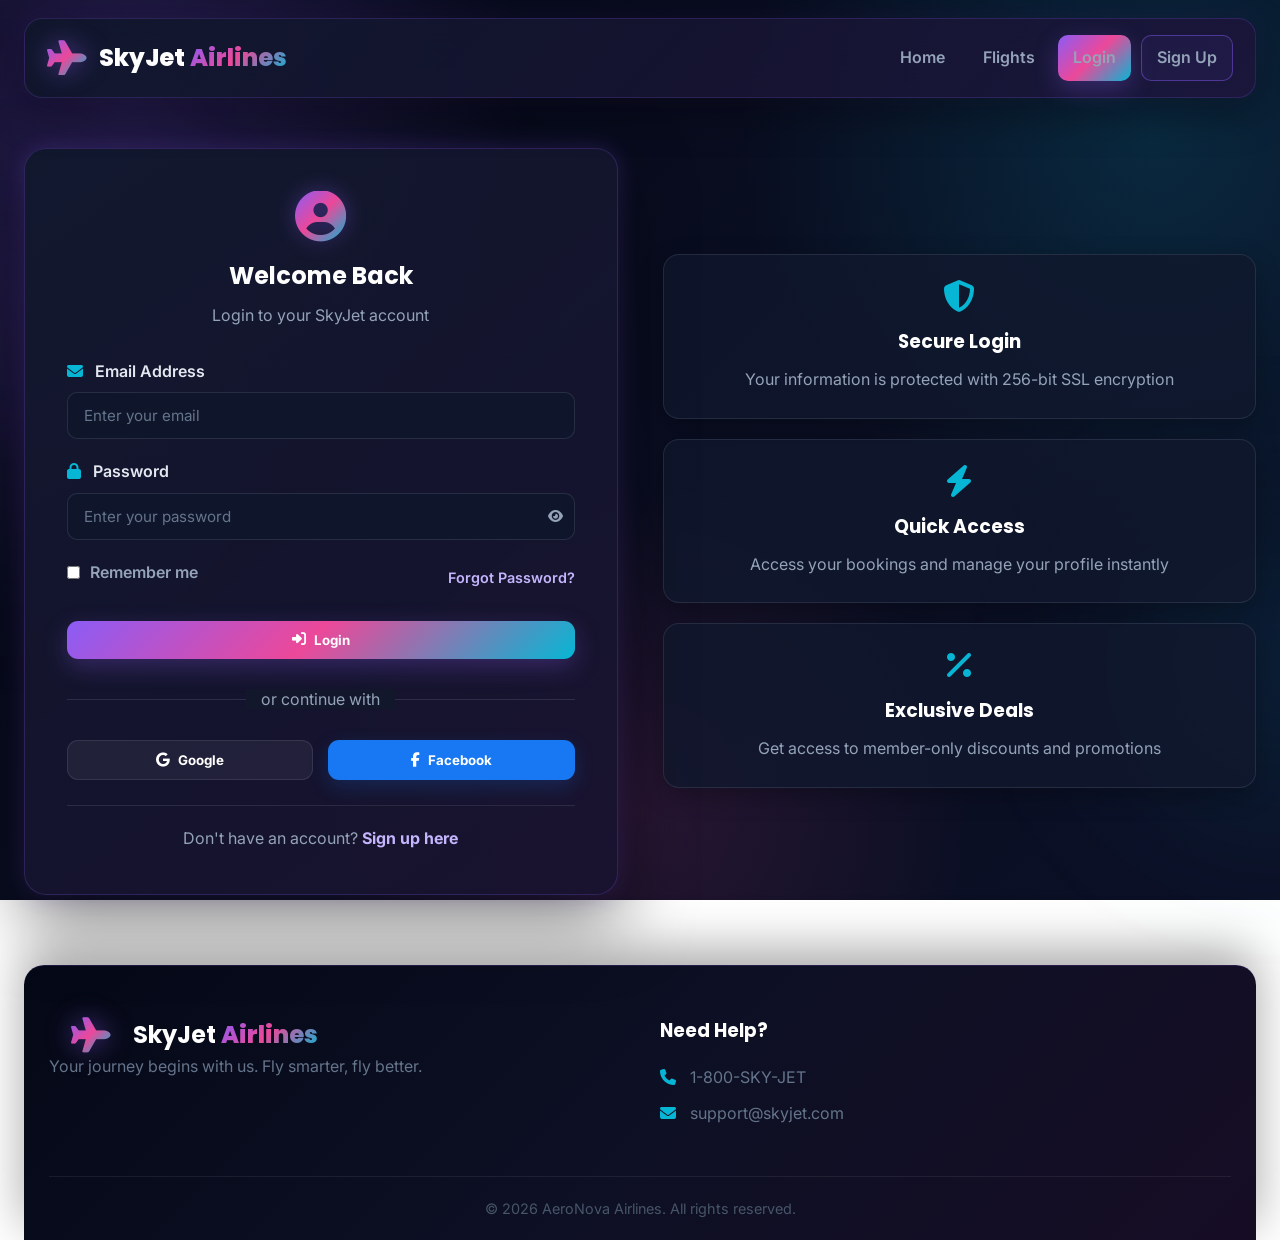
<file: booking.html>
<!DOCTYPE html>
<html lang="en">
<head>
    <meta charset="UTF-8">
    <meta name="viewport" content="width=device-width, initial-scale=1.0">
    <title>SkyJet Airlines | Booking Confirmation</title>
    <link rel="stylesheet" href="https://cdnjs.cloudflare.com/ajax/libs/font-awesome/6.4.0/css/all.min.css">
    <link rel="stylesheet" href="style.css">
</head>
<body>
    <div class="container">
        <!-- Navigation -->
        <nav class="navbar">
            <div class="logo">
                <i class="fas fa-plane"></i>
                <a href="index.html" style="text-decoration: none; color: inherit;">
                    <h1>SkyJet <span>Airlines</span></h1>
                </a>
            </div>
            <div class="nav-links">
                <a href="index.html">Home</a>
                <a href="flights.html">Flights</a>
                <div class="user-menu">
                    <span id="userName">Guest</span>
                    <div class="user-dropdown">
                        <a href="#"><i class="fas fa-user"></i> Profile</a>
                        <a href="#"><i class="fas fa-ticket-alt"></i> My Bookings</a>
                        <a href="login.html"><i class="fas fa-sign-out-alt"></i> Logout</a>
                    </div>
                </div>
            </div>
            <div class="mobile-menu-btn">
                <i class="fas fa-bars"></i>
            </div>
        </nav>

        <!-- Booking Progress -->
        <div class="booking-progress">
            <div class="progress-step completed">
                <div class="step-number">1</div>
                <div class="step-label">Search Flights</div>
            </div>
            <div class="progress-step completed">
                <div class="step-number">2</div>
                <div class="step-label">Select Flight</div>
            </div>
            <div class="progress-step completed">
                <div class="step-number">3</div>
                <div class="step-label">Passenger Details</div>
            </div>
            <div class="progress-step completed">
                <div class="step-number">4</div>
                <div class="step-label">Payment</div>
            </div>
            <div class="progress-step active">
                <div class="step-number">5</div>
                <div class="step-label">Confirmation</div>
            </div>
        </div>

        <!-- Confirmation Content -->
        <div class="confirmation-container">
            <div class="confirmation-card success">
                <div class="confirmation-header">
                    <div class="confirmation-icon">
                        <i class="fas fa-check-circle"></i>
                    </div>
                    <h2>Booking Confirmed!</h2>
                    <p>Your flight has been successfully booked</p>
                </div>

                <div class="booking-reference">
                    <h3>Booking Reference</h3>
                    <div class="reference-code">SKYJET-<span id="bookingRef">5A8B3C9D</span></div>
                    <p class="reference-note">Please save this reference for check-in and future inquiries</p>
                </div>

                <div class="flight-ticket">
                    <div class="ticket-header">
                        <div class="airline-info">
                            <i class="fas fa-plane"></i>
                            <div>
                                <h4>SkyJet Airlines</h4>
                                <p>E-Ticket</p>
                            </div>
                        </div>
                        <div class="ticket-status">
                            <span class="status-confirmed">CONFIRMED</span>
                        </div>
                    </div>

                    <div class="ticket-body">
                        <div class="flight-route">
                            <div class="route-city">
                                <h3 id="departureCity">New York (JFK)</h3>
                                <p id="departureDate">Dec 15, 2023</p>
                                <p id="departureTime">08:30 AM</p>
                            </div>
                            <div class="route-line">
                                <i class="fas fa-plane"></i>
                                <span id="flightDuration">6h 15m</span>
                            </div>
                            <div class="route-city">
                                <h3 id="arrivalCity">Los Angeles (LAX)</h3>
                                <p id="arrivalDate">Dec 15, 2023</p>
                                <p id="arrivalTime">11:45 AM PST</p>
                            </div>
                        </div>

                        <div class="ticket-details">
                            <div class="detail-row">
                                <div class="detail-item">
                                    <span class="detail-label">Flight Number</span>
                                    <span class="detail-value" id="ticketFlight">SJ785</span>
                                </div>
                                <div class="detail-item">
                                    <span class="detail-label">Passenger</span>
                                    <span class="detail-value" id="ticketPassenger">John Doe</span>
                                </div>
                                <div class="detail-item">
                                    <span class="detail-label">Class</span>
                                    <span class="detail-value" id="ticketClass">Economy</span>
                                </div>
                            </div>
                            <div class="detail-row">
                                <div class="detail-item">
                                    <span class="detail-label">Seat</span>
                                    <span class="detail-value" id="ticketSeat">12A</span>
                                </div>
                                <div class="detail-item">
                                    <span class="detail-label">Gate</span>
                                    <span class="detail-value" id="ticketGate">B12</span>
                                </div>
                                <div class="detail-item">
                                    <span class="detail-label">Boarding</span>
                                    <span class="detail-value" id="ticketBoarding">07:45 AM</span>
                                </div>
                            </div>
                        </div>
                    </div>

                    <div class="ticket-footer">
                        <div class="barcode">
                            <!-- Simple barcode representation -->
                            <div class="barcode-lines"></div>
                            <p id="bookingRefBarcode">SKYJET-5A8B3C9D</p>
                        </div>
                    </div>
                </div>

                <div class="booking-actions">
                    <button class="btn btn-outline" onclick="printTicket()">
                        <i class="fas fa-print"></i> Print Ticket
                    </button>
                    <button class="btn btn-primary" onclick="downloadTicket()">
                        <i class="fas fa-download"></i> Download E-Ticket
                    </button>
                    <button class="btn btn-success" onclick="emailTicket()">
                        <i class="fas fa-envelope"></i> Email Ticket
                    </button>
                </div>

                <div class="important-info">
                    <h3><i class="fas fa-exclamation-circle"></i> Important Information</h3>
                    <ul>
                        <li>Check-in opens 24 hours before departure</li>
                        <li>Boarding begins 45 minutes before departure</li>
                        <li>Please arrive at the airport at least 2 hours before departure</li>
                        <li>Have your passport and booking reference ready</li>
                        <li>Baggage allowance: 23kg checked + 7kg cabin</li>
                    </ul>
                </div>
            </div>

            <div class="sidebar-info">
                <div class="info-card">
                    <h3><i class="fas fa-user"></i> Passenger Details</h3>
                    <div id="passengerDetails">
                        <!-- Passenger details will be inserted here -->
                    </div>
                </div>

                <div class="info-card">
                    <h3><i class="fas fa-credit-card"></i> Payment Details</h3>
                    <div class="payment-summary">
                        <div class="payment-item">
                            <span>Total Paid</span>
                            <span id="totalPaid">$550.00</span>
                        </div>
                        <div class="payment-item">
                            <span>Payment Method</span>
                            <span>Credit Card (**** 1234)</span>
                        </div>
                        <div class="payment-item">
                            <span>Payment Date</span>
                            <span id="paymentDate">10 aug, 2026</span>
                        </div>
                        <div class="payment-item">
                            <span>Transaction ID</span>
                            <span>TXN-789456123</span>
                        </div>
                    </div>
                </div>

                <div class="info-card">
                    <h3><i class="fas fa-headset"></i> Need Help?</h3>
                    <div class="support-info">
                        <p><i class="fas fa-phone"></i> 1-800-SKY-JET</p>
                        <p><i class="fas fa-envelope"></i> support@skyjet.com</p>
                        <p><i class="fas fa-clock"></i> 24/7 Support Available</p>
                    </div>
                    <button class="btn btn-outline btn-block">
                        <i class="fas fa-comments"></i> Live Chat
                    </button>
                </div>
            </div>
        </div>

        <!-- Next Steps -->
        <div class="next-steps">
            <h2>What's Next?</h2>
            <div class="steps-grid">
                <div class="step-card">
                    <div class="step-icon">
                        <i class="fas fa-mobile-alt"></i>
                    </div>
                    <h3>Download Our App</h3>
                    <p>Get mobile boarding passes and real-time updates</p>
                    <button class="btn btn-outline btn-small">
                        <i class="fab fa-apple"></i> App Store
                    </button>
                    <button class="btn btn-outline btn-small">
                        <i class="fab fa-google-play"></i> Play Store
                    </button>
                </div>
                <div class="step-card">
                    <div class="step-icon">
                        <i class="fas fa-calendar-check"></i>
                    </div>
                    <h3>Manage Booking</h3>
                    <p>Make changes, add services, or check flight status</p>
                    <button class="btn btn-primary btn-small">
                        <i class="fas fa-cog"></i> Manage Booking
                    </button>
                </div>
                <div class="step-card">
                    <div class="step-icon">
                        <i class="fas fa-suitcase-rolling"></i>
                    </div>
                    <h3>Add Services</h3>
                    <p>Upgrade seats, add baggage, or request special meals</p>
                    <button class="btn btn-primary btn-small">
                        <i class="fas fa-plus"></i> Add Services
                    </button>
                </div>
            </div>
        </div>

        <!-- Footer -->
        <footer class="footer">
            <div class="footer-content">
                <div class="footer-section">
                    <div class="logo">
                        <i class="fas fa-plane"></i>
                        <h2>SkyJet <span>Airlines</span></h2>
                    </div>
                    <p>Your journey begins with us. Fly smarter, fly better.</p>
                </div>
                <div class="footer-section">
                    <h3>Need Help?</h3>
                    <p><i class="fas fa-phone"></i> 1-800-SKY-JET</p>
                    <p><i class="fas fa-envelope"></i> support@skyjet.com</p>
                </div>
            </div>
            <div class="footer-bottom">
                <p>&copy; 2023 SkyJet Airlines. All rights reserved.</p>
            </div>
        </footer>
    </div>

    <script src="script.js"></script>
    <script>
        // Generate random booking reference
        function generateBookingRef() {
            const chars = 'ABCDEFGHJKLMNPQRSTUVWXYZ23456789';
            let ref = '';
            for (let i = 0; i < 8; i++) {
                ref += chars.charAt(Math.floor(Math.random() * chars.length));
            }
            return ref;
        }

        // Load booking data
        window.addEventListener('DOMContentLoaded', () => {
            const userName = localStorage.getItem('userName') || 'Guest';
            document.getElementById('userName').textContent = userName;
            
            // Generate booking reference
            const bookingRef = generateBookingRef();
            document.getElementById('bookingRef').textContent = bookingRef;
            document.getElementById('bookingRefBarcode').textContent = `SKYJET-${bookingRef}`;
            
            // Load flight data
            const flightData = JSON.parse(localStorage.getItem('selectedFlight') || '{}');
            const passengerData = JSON.parse(localStorage.getItem('passengerData') || '{}');
            
            // Update flight info
            if (flightData) {
                document.getElementById('departureCity').textContent = `${flightData.departureCity || 'New York'} (${flightData.departure || 'JFK'})`;
                document.getElementById('arrivalCity').textContent = `${flightData.arrivalCity || 'Los Angeles'} (${flightData.arrival || 'LAX'})`;
                document.getElementById('ticketFlight').textContent = flightData.flightNumber || 'SJ785';
                document.getElementById('flightDuration').textContent = flightData.duration || '6h 15m';
                document.getElementById('ticketClass').textContent = localStorage.getItem('travelClass') || 'Economy';
                
                // Set dates and times
                const tomorrow = new Date();
                tomorrow.setDate(tomorrow.getDate() + 1);
                const departureTime = flightData.departureTime || '08:30 AM';
                const arrivalTime = flightData.arrivalTime || '11:45 AM';
                
                document.getElementById('departureDate').textContent = tomorrow.toLocaleDateString('en-US', {
                    month: 'short',
                    day: 'numeric',
                    year: 'numeric'
                });
                document.getElementById('arrivalDate').textContent = tomorrow.toLocaleDateString('en-US', {
                    month: 'short',
                    day: 'numeric',
                    year: 'numeric'
                });
                document.getElementById('departureTime').textContent = departureTime;
                document.getElementById('arrivalTime').textContent = arrivalTime;
                
                // Calculate boarding time (45 minutes before departure)
                const [time, modifier] = departureTime.split(' ');
                let [hours, minutes] = time.split(':');
                hours = parseInt(hours);
                if (modifier === 'PM' && hours < 12) hours += 12;
                if (modifier === 'AM' && hours === 12) hours = 0;
                
                const boardingTime = new Date(tomorrow);
                boardingTime.setHours(hours);
                boardingTime.setMinutes(minutes - 45);
                
                document.getElementById('ticketBoarding').textContent = boardingTime.toLocaleTimeString('en-US', {
                    hour: '2-digit',
                    minute: '2-digit'
                });
            }
            
            // Update passenger info
            if (passengerData.primary) {
                document.getElementById('ticketPassenger').textContent = 
                    `${passengerData.primary.firstName} ${passengerData.primary.lastName}`;
                
                // Display passenger details
                const passengerContainer = document.getElementById('passengerDetails');
                passengerContainer.innerHTML = `
                    <p><strong>${passengerData.primary.firstName} ${passengerData.primary.lastName}</strong></p>
                    <p>${passengerData.primary.gender} • ${new Date(passengerData.primary.dob).toLocaleDateString()}</p>
                    <p>Passport: ${passengerData.primary.passport}</p>
                    <p>${passengerData.primary.email}</p>
                    <p>${passengerData.primary.phone}</p>
                `;
                
                if (passengerData.additional && passengerData.additional.length > 0) {
                    passengerContainer.innerHTML += `<p><strong>+${passengerData.additional.length} additional passenger(s)</strong></p>`;
                }
            }
            
            // Update payment info
            document.getElementById('paymentDate').textContent = new Date().toLocaleDateString('en-US', {
                month: 'short',
                day: 'numeric',
                year: 'numeric'
            });
            
            // Update total paid
            const basePrice = flightData.price || 450;
            const passengerCount = parseInt(localStorage.getItem('passengerCount') || 1);
            const total = (basePrice * passengerCount) + (75 * passengerCount) + (25 * passengerCount);
            document.getElementById('totalPaid').textContent = `$${total.toFixed(2)}`;
            
            // Generate random seat and gate
            const seats = ['12A', '14B', '16C', '18D', '20E', '22F'];
            const gates = ['A12', 'B14', 'C16', 'D18', 'E20'];
            document.getElementById('ticketSeat').textContent = seats[Math.floor(Math.random() * seats.length)];
            document.getElementById('ticketGate').textContent = gates[Math.floor(Math.random() * gates.length)];
        });

        // Print ticket
        function printTicket() {
            window.print();
        }

        // Download ticket
        function downloadTicket() {
            alert('E-Ticket download started. Check your downloads folder.');
            // In a real app, this would generate and download a PDF
        }

        // Email ticket
        function emailTicket() {
            const email = JSON.parse(localStorage.getItem('passengerData') || '{}').primary?.email;
            if (email) {
                alert(`E-Ticket has been sent to ${email}`);
            } else {
                alert('Please provide an email address in your profile');
            }
        }

        // Mobile menu toggle
        document.querySelector('.mobile-menu-btn').addEventListener('click', function() {
            document.querySelector('.nav-links').classList.toggle('active');
        });
    </script>
</body>
</html>
</file>
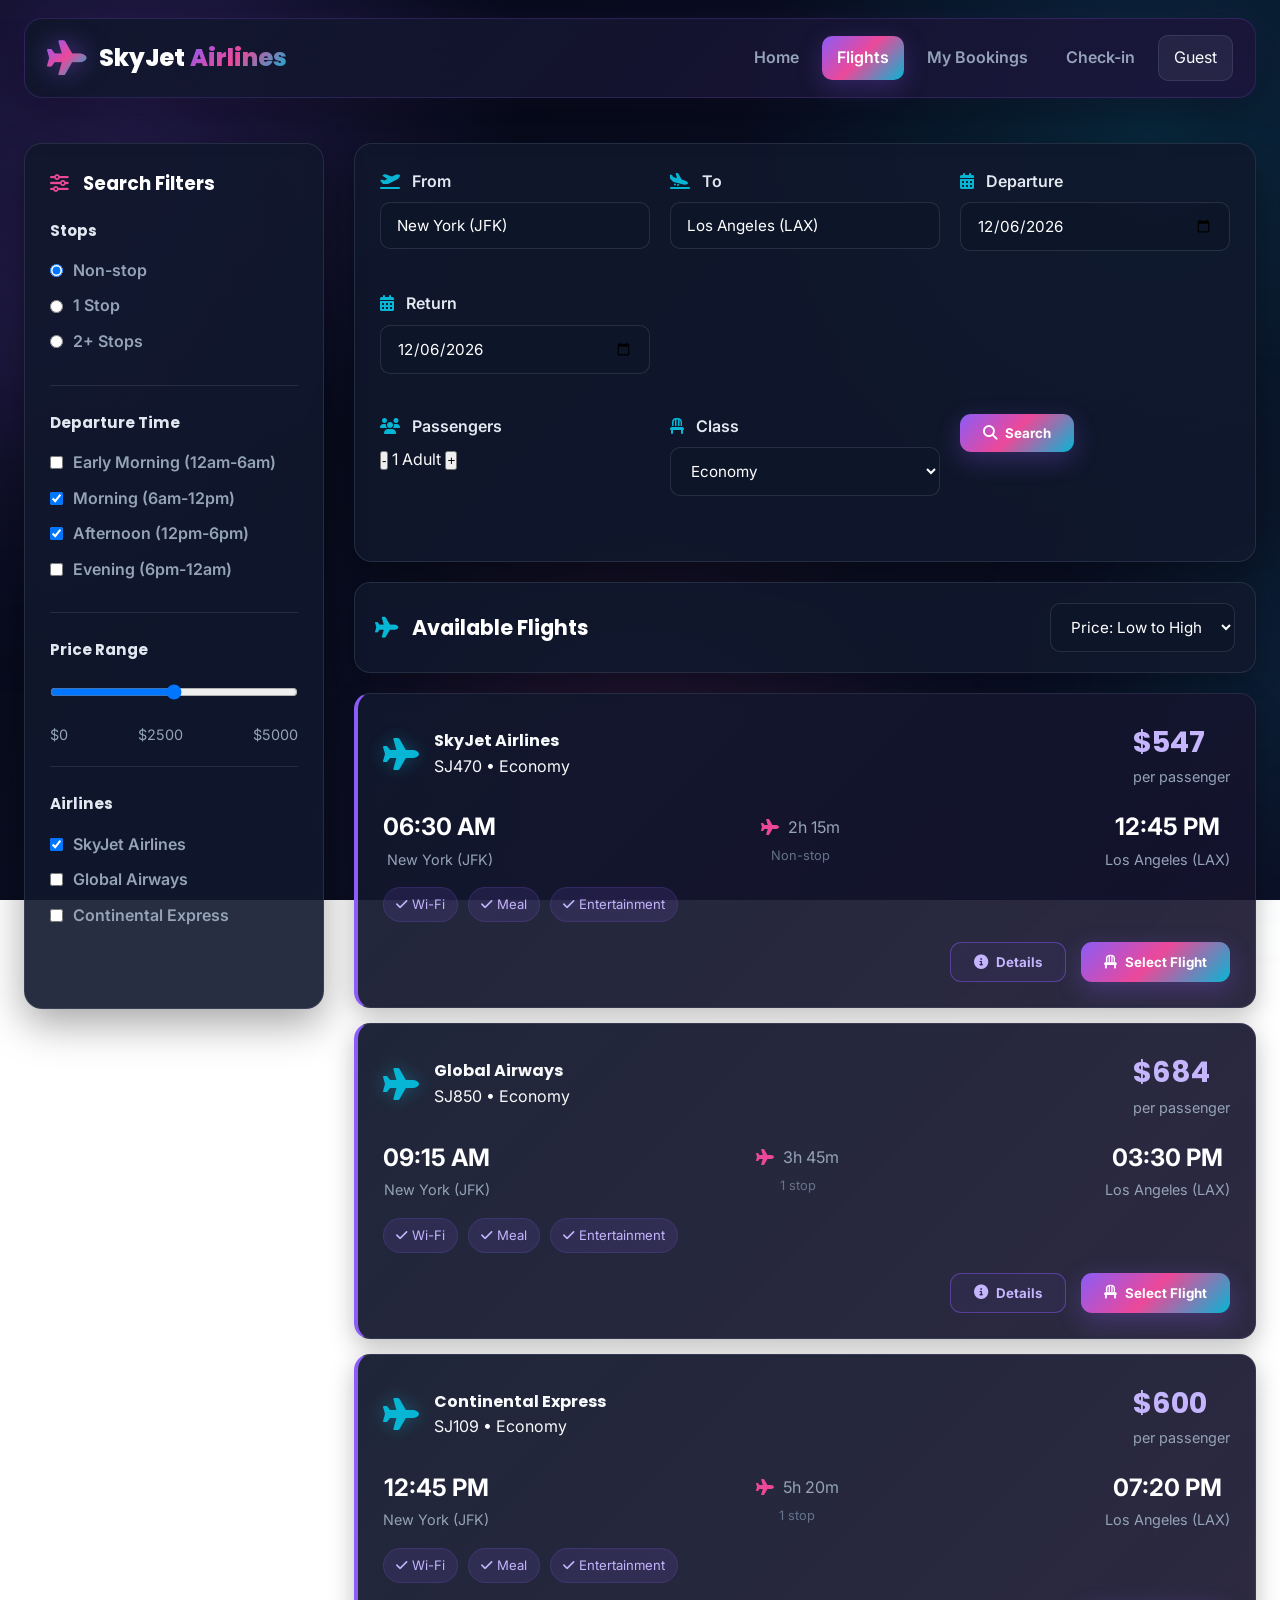
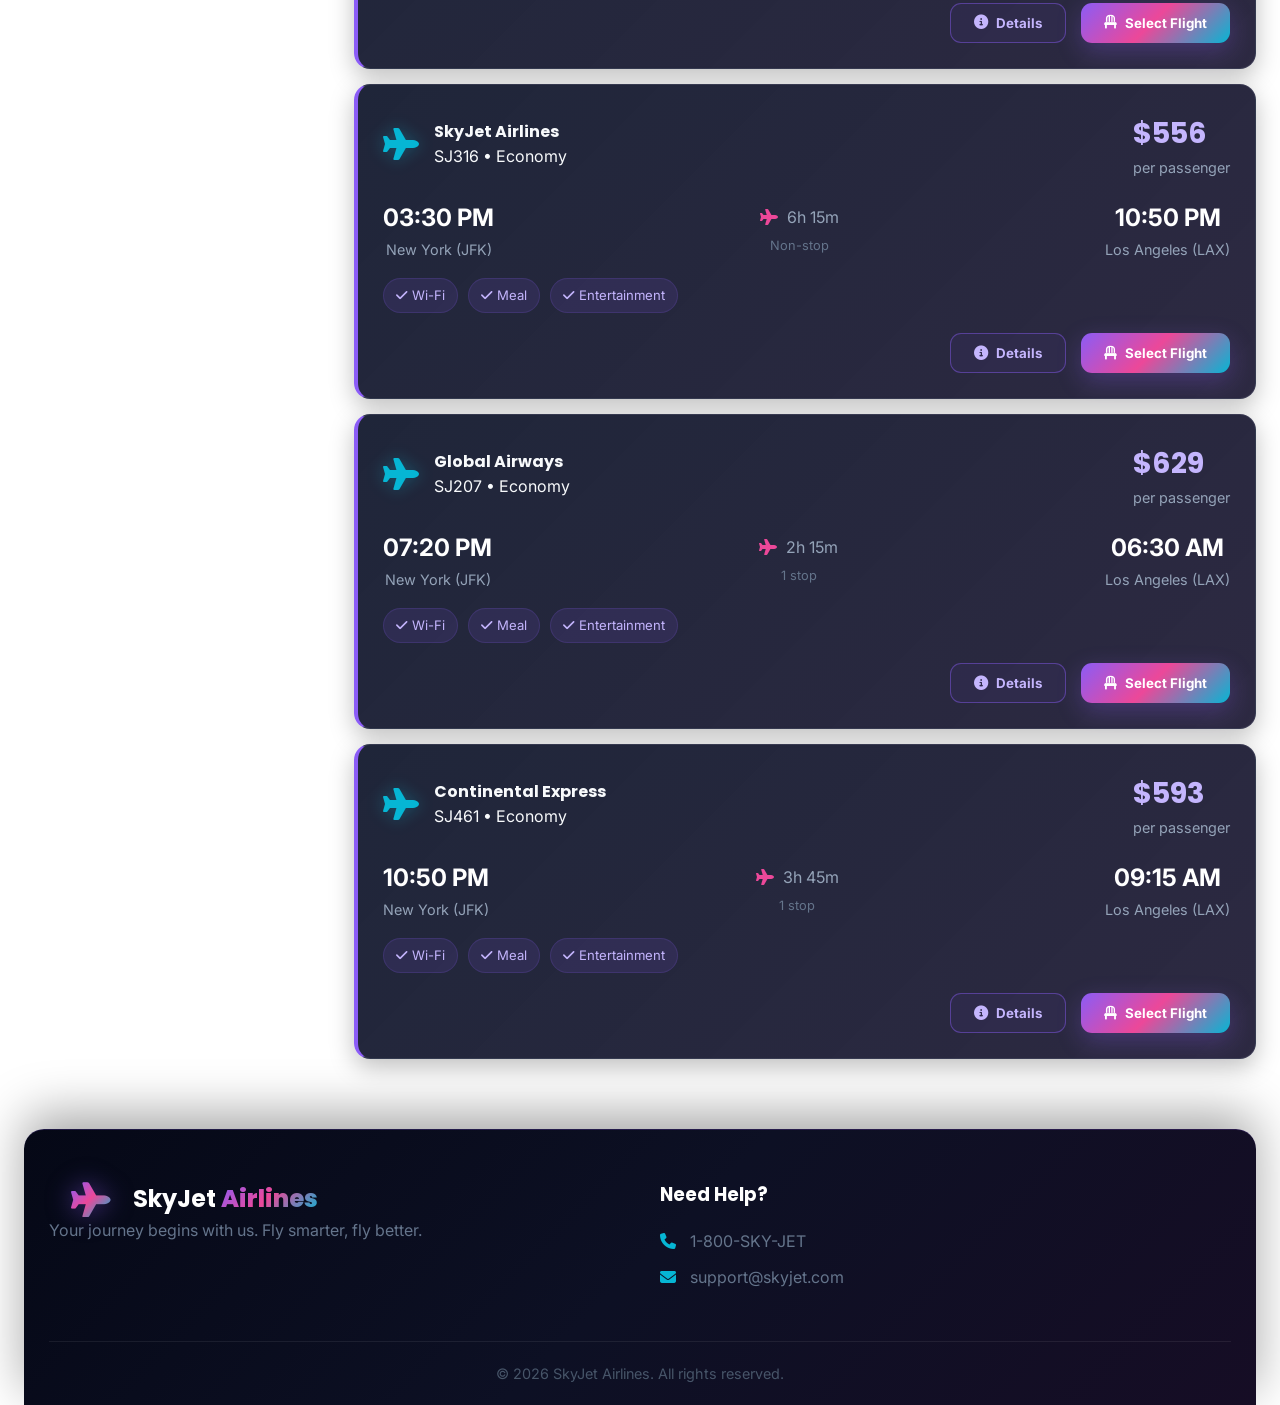
<file: flights.html>
<!DOCTYPE html>
<html lang="en">
<head>
    <meta charset="UTF-8">
    <meta name="viewport" content="width=device-width, initial-scale=1.0">
    <title>SkyJet Airlines | Flights</title>
    <link rel="stylesheet" href="https://cdnjs.cloudflare.com/ajax/libs/font-awesome/6.4.0/css/all.min.css">
    <link rel="stylesheet" href="style.css">
</head>
<body>
    <div class="container">
        <!-- Navigation -->
        <nav class="navbar">
            <div class="logo">
                <i class="fas fa-plane"></i>
                <a href="index.html" style="text-decoration: none; color: inherit;">
                    <h1>SkyJet <span>Airlines</span></h1>
                </a>
            </div>
            <div class="nav-links">
                <a href="index.html">Home</a>
                <a href="flights.html" class="active">Flights</a>
                <a href="#">My Bookings</a>
                <a href="#">Check-in</a>
                <div class="user-menu">
                    <span id="userName">Guest</span>
                    <div class="user-dropdown">
                        <a href="#"><i class="fas fa-user"></i> Profile</a>
                        <a href="#"><i class="fas fa-ticket-alt"></i> My Bookings</a>
                        <a href="#"><i class="fas fa-cog"></i> Settings</a>
                        <a href="login.html"><i class="fas fa-sign-out-alt"></i> Logout</a>
                    </div>
                </div>
            </div>
            <div class="mobile-menu-btn">
                <i class="fas fa-bars"></i>
            </div>
        </nav>

        <!-- Flight Search -->
        <div class="flight-search-container">
            <div class="search-filters">
                <div class="filter-card">
                    <h3><i class="fas fa-sliders-h"></i> Search Filters</h3>
                    
                    <div class="filter-section">
                        <h4>Stops</h4>
                        <label class="radio">
                            <input type="radio" name="stops" checked>
                            <span>Non-stop</span>
                        </label>
                        <label class="radio">
                            <input type="radio" name="stops">
                            <span>1 Stop</span>
                        </label>
                        <label class="radio">
                            <input type="radio" name="stops">
                            <span>2+ Stops</span>
                        </label>
                    </div>

                    <div class="filter-section">
                        <h4>Departure Time</h4>
                        <label class="checkbox">
                            <input type="checkbox">
                            <span>Early Morning (12am-6am)</span>
                        </label>
                        <label class="checkbox">
                            <input type="checkbox" checked>
                            <span>Morning (6am-12pm)</span>
                        </label>
                        <label class="checkbox">
                            <input type="checkbox" checked>
                            <span>Afternoon (12pm-6pm)</span>
                        </label>
                        <label class="checkbox">
                            <input type="checkbox">
                            <span>Evening (6pm-12am)</span>
                        </label>
                    </div>

                    <div class="filter-section">
                        <h4>Price Range</h4>
                        <div class="price-range">
                            <input type="range" min="0" max="5000" value="2500" class="slider">
                            <div class="range-values">
                                <span>$0</span>
                                <span>$2500</span>
                                <span>$5000</span>
                            </div>
                        </div>
                    </div>

                    <div class="filter-section">
                        <h4>Airlines</h4>
                        <label class="checkbox">
                            <input type="checkbox" checked>
                            <span>SkyJet Airlines</span>
                        </label>
                        <label class="checkbox">
                            <input type="checkbox">
                            <span>Global Airways</span>
                        </label>
                        <label class="checkbox">
                            <input type="checkbox">
                            <span>Continental Express</span>
                        </label>
                    </div>
                </div>
            </div>

            <div class="flight-results">
                <!-- Search Form -->
                <div class="search-form-card">
                    <form id="flightSearchForm" class="search-form-inline">
                        <div class="form-row">
                            <div class="form-group">
                                <label><i class="fas fa-plane-departure"></i> From</label>
                                <input type="text" id="from" value="New York (JFK)" required>
                            </div>
                            <div class="form-group">
                                <label><i class="fas fa-plane-arrival"></i> To</label>
                                <input type="text" id="to" value="Los Angeles (LAX)" required>
                            </div>
                            <div class="form-group">
                                <label><i class="fas fa-calendar-alt"></i> Departure</label>
                                <input type="date" id="departureDate" required>
                            </div>
                            <div class="form-group">
                                <label><i class="fas fa-calendar-alt"></i> Return</label>
                                <input type="date" id="returnDate">
                            </div>
                        </div>
                        <div class="form-row">
                            <div class="form-group">
                                <label><i class="fas fa-users"></i> Passengers</label>
                                <div class="passenger-selector">
                                    <button type="button" class="passenger-btn" onclick="updatePassengers(-1, 'adults')">-</button>
                                    <span id="adultsCount">1</span> Adult
                                    <button type="button" class="passenger-btn" onclick="updatePassengers(1, 'adults')">+</button>
                                </div>
                            </div>
                            <div class="form-group">
                                <label><i class="fas fa-chair"></i> Class</label>
                                <select id="class">
                                    <option>Economy</option>
                                    <option>Premium Economy</option>
                                    <option>Business</option>
                                    <option>First Class</option>
                                </select>
                            </div>
                            <div class="form-group">
                                <button type="submit" class="btn btn-primary">
                                    <i class="fas fa-search"></i> Search
                                </button>
                            </div>
                        </div>
                    </form>
                </div>

                <!-- Search Results -->
                <div class="results-header">
                    <h3><i class="fas fa-plane"></i> Available Flights</h3>
                    <div class="sort-options">
                        <select id="sortBy">
                            <option>Price: Low to High</option>
                            <option>Price: High to Low</option>
                            <option>Duration: Shortest</option>
                            <option>Departure Time</option>
                        </select>
                    </div>
                </div>

                <!-- Flight List -->
                <div class="flight-list" id="flightList">
                    <!-- Flight cards will be dynamically inserted here -->
                </div>

                <!-- Loading State -->
                <div class="loading" id="loading">
                    <i class="fas fa-spinner fa-spin"></i>
                    <p>Searching for flights...</p>
                </div>
            </div>
        </div>

        <!-- Footer -->
        <footer class="footer">
            <div class="footer-content">
                <div class="footer-section">
                    <div class="logo">
                        <i class="fas fa-plane"></i>
                        <h2>SkyJet <span>Airlines</span></h2>
                    </div>
                    <p>Your journey begins with us. Fly smarter, fly better.</p>
                </div>
                <div class="footer-section">
                    <h3>Need Help?</h3>
                    <p><i class="fas fa-phone"></i> 1-800-SKY-JET</p>
                    <p><i class="fas fa-envelope"></i> support@skyjet.com</p>
                </div>
            </div>
            <div class="footer-bottom">
                <p>&copy; 2026 SkyJet Airlines. All rights reserved.</p>
            </div>
        </footer>
    </div>

    <!-- Flight Details Modal -->
    <div class="modal" id="flightModal">
        <div class="modal-content">
            <div class="modal-header">
                <h3>Flight Details</h3>
                <button class="modal-close">&times;</button>
            </div>
            <div class="modal-body" id="flightModalBody">
                <!-- Flight details will be inserted here -->
            </div>
            <div class="modal-footer">
                <button class="btn btn-outline" onclick="closeModal()">Cancel</button>
                <button class="btn btn-primary" onclick="proceedToPassenger()">
                    <i class="fas fa-arrow-right"></i> Continue to Passenger Details
                </button>
            </div>
        </div>
    </div>

    <script src="script.js"></script>
    <script>
        // Initialize variables
        let adultsCount = 1;
        let childrenCount = 0;
        let selectedFlight = null;

        // Set default date to tomorrow
        const today = new Date();
        const tomorrow = new Date(today);
        tomorrow.setDate(tomorrow.getDate() + 1);
        document.getElementById('departureDate').value = tomorrow.toISOString().split('T')[0];
        document.getElementById('departureDate').min = today.toISOString().split('T')[0];

        // Load user info
        window.addEventListener('DOMContentLoaded', () => {
            const userName = localStorage.getItem('userName') || 'Guest';
            document.getElementById('userName').textContent = userName;
            
            // Load initial flights
            searchFlights();
        });

        // Passenger counter functions
        function updatePassengers(change, type) {
            if (type === 'adults') {
                adultsCount = Math.max(1, adultsCount + change);
                document.getElementById('adultsCount').textContent = adultsCount;
            }
        }

        // Flight search function
        function searchFlights() {
            const loading = document.getElementById('loading');
            const flightList = document.getElementById('flightList');
            
            loading.style.display = 'flex';
            flightList.innerHTML = '';

            // Simulate API call
            setTimeout(() => {
                loading.style.display = 'none';
                displayFlights(generateSampleFlights());
            }, 1500);
        }

        // Generate sample flights
        function generateSampleFlights() {
            const flights = [];
            const airlines = ['SkyJet Airlines', 'Global Airways', 'Continental Express'];
            const times = ['06:30 AM', '09:15 AM', '12:45 PM', '03:30 PM', '07:20 PM', '10:50 PM'];
            const durations = ['2h 15m', '3h 45m', '5h 20m', '6h 15m'];
            
            for (let i = 0; i < 6; i++) {
                flights.push({
                    id: i + 1,
                    flightNumber: `SJ${Math.floor(100 + Math.random() * 900)}`,
                    airline: airlines[i % airlines.length],
                    departure: 'JFK',
                    departureCity: 'New York',
                    arrival: 'LAX',
                    arrivalCity: 'Los Angeles',
                    departureTime: times[i % times.length],
                    arrivalTime: times[(i + 2) % times.length],
                    duration: durations[i % durations.length],
                    price: Math.floor(200 + Math.random() * 600),
                    class: 'Economy',
                    stops: i % 3 === 0 ? 'Non-stop' : '1 stop',
                    amenities: ['Wi-Fi', 'Meal', 'Entertainment']
                });
            }
            
            return flights;
        }

        // Display flights
        function displayFlights(flights) {
            const flightList = document.getElementById('flightList');
            
            flights.forEach(flight => {
                const flightCard = document.createElement('div');
                flightCard.className = 'flight-card';
                flightCard.innerHTML = `
                    <div class="flight-card-header">
                        <div class="airline-info">
                            <i class="fas fa-plane"></i>
                            <div>
                                <h4>${flight.airline}</h4>
                                <p>${flight.flightNumber} • ${flight.class}</p>
                            </div>
                        </div>
                        <div class="flight-price">
                            <h3>$${flight.price}</h3>
                            <p>per passenger</p>
                        </div>
                    </div>
                    
                    <div class="flight-details">
                        <div class="flight-times">
                            <div class="time-block">
                                <span class="time">${flight.departureTime}</span>
                                <span class="city">${flight.departureCity} (${flight.departure})</span>
                            </div>
                            <div class="flight-duration">
                                <i class="fas fa-plane"></i>
                                <span>${flight.duration}</span>
                                <span class="stops">${flight.stops}</span>
                            </div>
                            <div class="time-block">
                                <span class="time">${flight.arrivalTime}</span>
                                <span class="city">${flight.arrivalCity} (${flight.arrival})</span>
                            </div>
                        </div>
                        
                        <div class="flight-amenities">
                            ${flight.amenities.map(amenity => `<span class="amenity"><i class="fas fa-check"></i> ${amenity}</span>`).join('')}
                        </div>
                    </div>
                    
                    <div class="flight-card-footer">
                        <button class="btn btn-outline" onclick="viewFlightDetails(${flight.id})">
                            <i class="fas fa-info-circle"></i> Details
                        </button>
                        <button class="btn btn-primary" onclick="selectFlight(${flight.id})">
                            <i class="fas fa-chair"></i> Select Flight
                        </button>
                    </div>
                `;
                
                flightList.appendChild(flightCard);
            });
        }

        // View flight details
        function viewFlightDetails(flightId) {
            const flight = generateSampleFlights().find(f => f.id === flightId);
            if (!flight) return;
            
            const modalBody = document.getElementById('flightModalBody');
            modalBody.innerHTML = `
                <div class="flight-detail-view">
                    <div class="flight-header">
                        <div class="airline-info">
                            <i class="fas fa-plane"></i>
                            <div>
                                <h4>${flight.airline}</h4>
                                <p>Flight ${flight.flightNumber} • ${flight.class}</p>
                            </div>
                        </div>
                        <div class="flight-price">
                            <h3>$${flight.price}</h3>
                            <p>Total: $${flight.price * (adultsCount + childrenCount)}</p>
                        </div>
                    </div>
                    
                    <div class="flight-timeline">
                        <div class="timeline-item">
                            <div class="timeline-time">${flight.departureTime}</div>
                            <div class="timeline-content">
                                <h4>${flight.departureCity} (${flight.departure})</h4>
                                <p>John F. Kennedy International Airport</p>
                                <p>Terminal 4 • Gate B12</p>
                            </div>
                        </div>
                        
                        <div class="timeline-item">
                            <div class="timeline-duration">
                                <i class="fas fa-plane"></i>
                                <span>${flight.duration}</span>
                                <span class="stops">${flight.stops}</span>
                            </div>
                        </div>
                        
                        <div class="timeline-item">
                            <div class="timeline-time">${flight.arrivalTime}</div>
                            <div class="timeline-content">
                                <h4>${flight.arrivalCity} (${flight.arrival})</h4>
                                <p>Los Angeles International Airport</p>
                                <p>Terminal 7 • Gate A45</p>
                            </div>
                        </div>
                    </div>
                    
                    <div class="flight-amenities-details">
                        <h4><i class="fas fa-utensils"></i> In-flight Services</h4>
                        <div class="amenities-grid">
                            <div class="amenity-item">
                                <i class="fas fa-wifi"></i>
                                <span>Free Wi-Fi</span>
                            </div>
                            <div class="amenity-item">
                                <i class="fas fa-utensils"></i>
                                <span>Complimentary Meal</span>
                            </div>
                            <div class="amenity-item">
                                <i class="fas fa-film"></i>
                                <span>Entertainment System</span>
                            </div>
                            <div class="amenity-item">
                                <i class="fas fa-suitcase-rolling"></i>
                                <span>30kg Baggage Allowance</span>
                            </div>
                        </div>
                    </div>
                    
                    <div class="flight-notes">
                        <p><i class="fas fa-info-circle"></i> Check-in opens 24 hours before departure</p>
                        <p><i class="fas fa-info-circle"></i> Boarding begins 45 minutes before departure</p>
                    </div>
                </div>
            `;
            
            selectedFlight = flight;
            openModal();
        }

        // Select flight
        function selectFlight(flightId) {
            selectedFlight = generateSampleFlights().find(f => f.id === flightId);
            if (selectedFlight) {
                // Store flight in localStorage
                localStorage.setItem('selectedFlight', JSON.stringify(selectedFlight));
                localStorage.setItem('passengerCount', adultsCount + childrenCount);
                localStorage.setItem('travelClass', document.getElementById('class').value);
                
                // Redirect to passenger details page
                window.location.href = 'passenger.html';
            }
        }

        // Proceed to passenger details
        function proceedToPassenger() {
            if (selectedFlight) {
                localStorage.setItem('selectedFlight', JSON.stringify(selectedFlight));
                closeModal();
                window.location.href = 'passenger.html';
            }
        }

        // Modal functions
        function openModal() {
            document.getElementById('flightModal').style.display = 'flex';
        }

        function closeModal() {
            document.getElementById('flightModal').style.display = 'none';
        }

        // Event listeners
        document.getElementById('flightSearchForm').addEventListener('submit', function(e) {
            e.preventDefault();
            searchFlights();
        });

        document.querySelector('.modal-close').addEventListener('click', closeModal);
        document.querySelector('.modal').addEventListener('click', function(e) {
            if (e.target === this) closeModal();
        });

        // Mobile menu toggle
        document.querySelector('.mobile-menu-btn').addEventListener('click', function() {
            document.querySelector('.nav-links').classList.toggle('active');
        });
    </script>
</body>
</html>
</file>
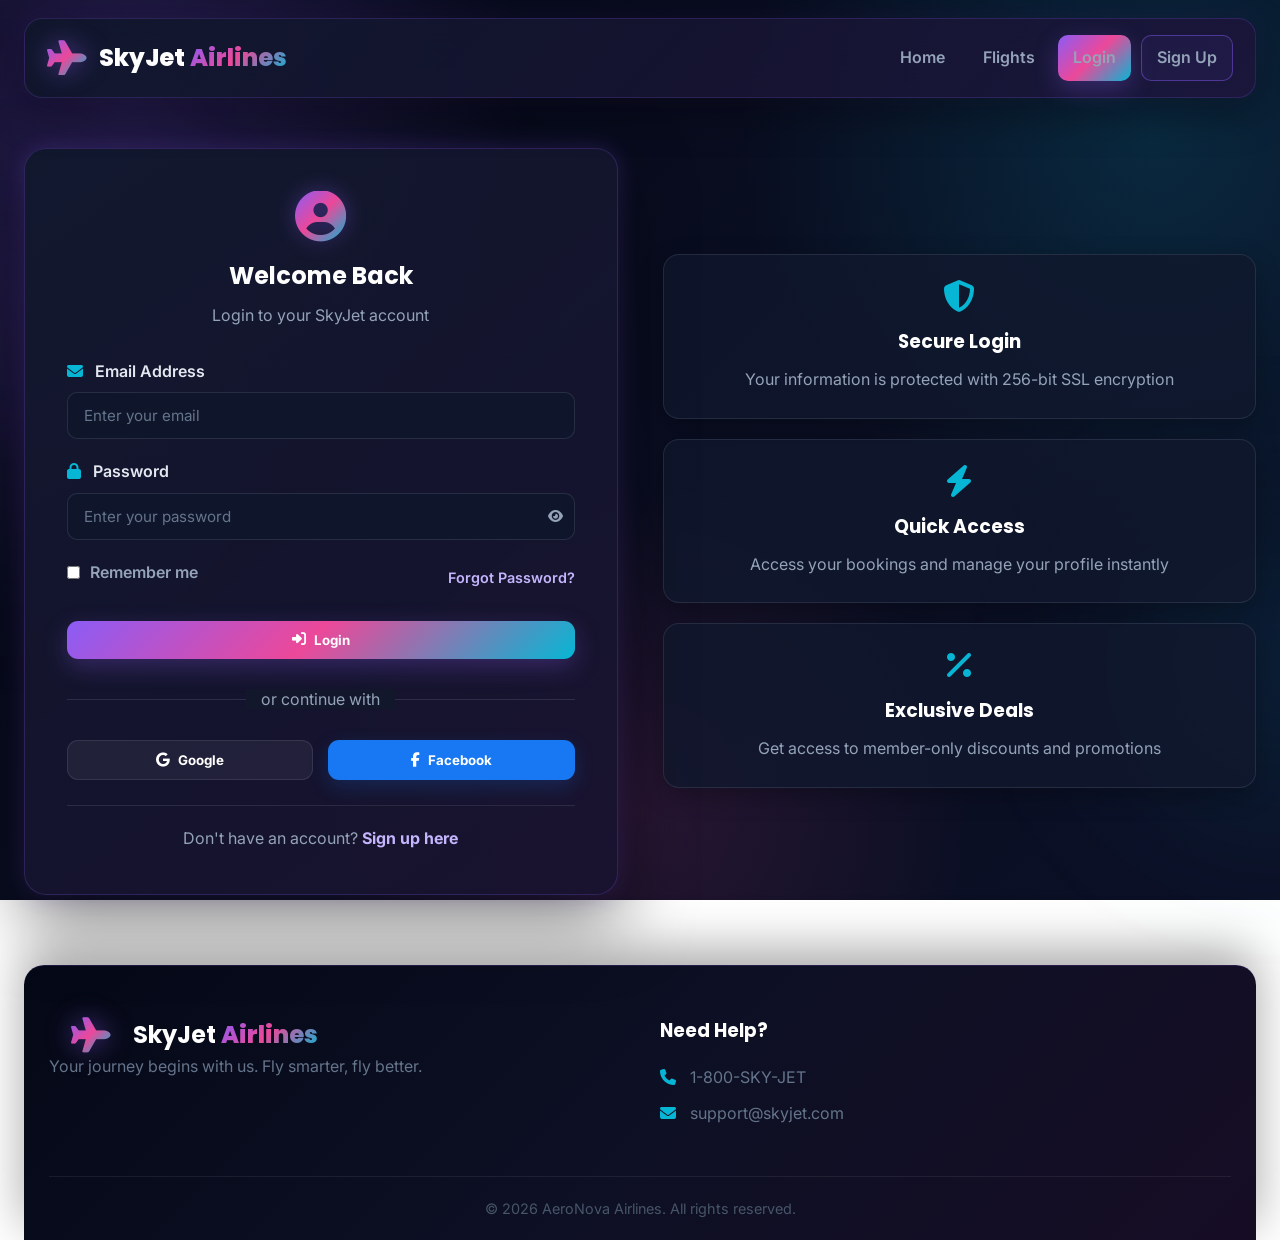
<file: login.html>
<!DOCTYPE html>
<html lang="en">
<head>
    <meta charset="UTF-8">
    <meta name="viewport" content="width=device-width, initial-scale=1.0">
    <title>Airnova Airways | Login</title>
    <link rel="stylesheet" href="https://cdnjs.cloudflare.com/ajax/libs/font-awesome/6.4.0/css/all.min.css">
    <link rel="stylesheet" href="style.css">
</head>
<body>
    <div class="container">
        <!-- Navigation -->
        <nav class="navbar">
            <div class="logo">
                <i class="fas fa-plane"></i>
                <a href="index.html" style="text-decoration: none; color: inherit;">
                    <h1>SkyJet <span>Airlines</span></h1>
                </a>
            </div>
            <div class="nav-links">
                <a href="index.html">Home</a>
                <a href="flights.html">Flights</a>
                <div class="auth-buttons">
                    <a href="login.html" class="btn btn-primary">Login</a>
                    <a href="signup.html" class="btn btn-outline">Sign Up</a>
                </div>
            </div>
            <div class="mobile-menu-btn">
                <i class="fas fa-bars"></i>
            </div>
        </nav>

        <!-- Login Section -->
        <div class="auth-container">
            <div class="auth-card">
                <div class="auth-header">
                    <i class="fas fa-user-circle"></i>
                    <h2>Welcome Back</h2>
                    <p>Login to your SkyJet account</p>
                </div>

                <form id="loginForm" class="auth-form">
                    <div class="form-group">
                        <label for="email"><i class="fas fa-envelope"></i> Email Address</label>
                        <input type="email" id="email" placeholder="Enter your email" required>
                    </div>

                    <div class="form-group">
                        <label for="password"><i class="fas fa-lock"></i> Password</label>
                        <div class="password-input">
                            <input type="password" id="password" placeholder="Enter your password" required>
                            <button type="button" class="toggle-password">
                                <i class="fas fa-eye"></i>
                            </button>
                        </div>
                    </div>

                    <div class="form-options">
                        <label class="checkbox">
                            <input type="checkbox" id="remember">
                            <span>Remember me</span>
                        </label>
                        <a href="#" class="forgot-password">Forgot Password?</a>
                    </div>

                    <button type="submit" class="btn btn-primary btn-block">
                        <i class="fas fa-sign-in-alt"></i> Login
                    </button>

                    <div class="auth-divider">
                        <span>or continue with</span>
                    </div>

                    <div class="social-login">
                        <button type="button" class="btn btn-google">
                            <i class="fab fa-google"></i> Google
                        </button>
                        <button type="button" class="btn btn-facebook">
                            <i class="fab fa-facebook-f"></i> Facebook
                        </button>
                    </div>

                    <div class="auth-footer">
                        <p>Don't have an account? <a href="signup.html">Sign up here</a></p>
                    </div>
                </form>
            </div>

            <div class="auth-info">
                <div class="info-card">
                    <i class="fas fa-shield-alt"></i>
                    <h3>Secure Login</h3>
                    <p>Your information is protected with 256-bit SSL encryption</p>
                </div>
                <div class="info-card">
                    <i class="fas fa-bolt"></i>
                    <h3>Quick Access</h3>
                    <p>Access your bookings and manage your profile instantly</p>
                </div>
                <div class="info-card">
                    <i class="fas fa-percentage"></i>
                    <h3>Exclusive Deals</h3>
                    <p>Get access to member-only discounts and promotions</p>
                </div>
            </div>
        </div>

        <!-- Footer -->
        <footer class="footer">
            <div class="footer-content">
                <div class="footer-section">
                    <div class="logo">
                        <i class="fas fa-plane"></i>
                        <h2>SkyJet <span>Airlines</span></h2>
                    </div>
                    <p>Your journey begins with us. Fly smarter, fly better.</p>
                </div>
                <div class="footer-section">
                    <h3>Need Help?</h3>
                    <p><i class="fas fa-phone"></i> 1-800-SKY-JET</p>
                    <p><i class="fas fa-envelope"></i> support@skyjet.com</p>
                </div>
            </div>
            <div class="footer-bottom">
                <p>&copy; 2026 AeroNova Airlines. All rights reserved.</p>
            </div>
        </footer>
    </div>

    <script src="script.js"></script>
    <script>
        // Login form submission
        document.getElementById('loginForm').addEventListener('submit', function(e) {
            e.preventDefault();
            
            const email = document.getElementById('email').value;
            const password = document.getElementById('password').value;
            const remember = document.getElementById('remember').checked;

            // Simulate login process
            const loginBtn = this.querySelector('button[type="submit"]');
            const originalText = loginBtn.innerHTML;
            loginBtn.innerHTML = '<i class="fas fa-spinner fa-spin"></i> Logging in...';
            loginBtn.disabled = true;

            // Simulate API call
            setTimeout(() => {
                // For demo purposes, always succeed
                localStorage.setItem('isLoggedIn', 'true');
                localStorage.setItem('userEmail', email);
                
                // Redirect to flights page
                window.location.href = 'flights.html';
            }, 1500);
        });

        // Toggle password visibility
        document.querySelector('.toggle-password').addEventListener('click', function() {
            const passwordInput = document.getElementById('password');
            const icon = this.querySelector('i');
            
            if (passwordInput.type === 'password') {
                passwordInput.type = 'text';
                icon.classList.remove('fa-eye');
                icon.classList.add('fa-eye-slash');
            } else {
                passwordInput.type = 'password';
                icon.classList.remove('fa-eye-slash');
                icon.classList.add('fa-eye');
            }
        });

        // Mobile menu toggle
        document.querySelector('.mobile-menu-btn').addEventListener('click', function() {
            document.querySelector('.nav-links').classList.toggle('active');
        });
    </script>
</body>
</html>
</file>
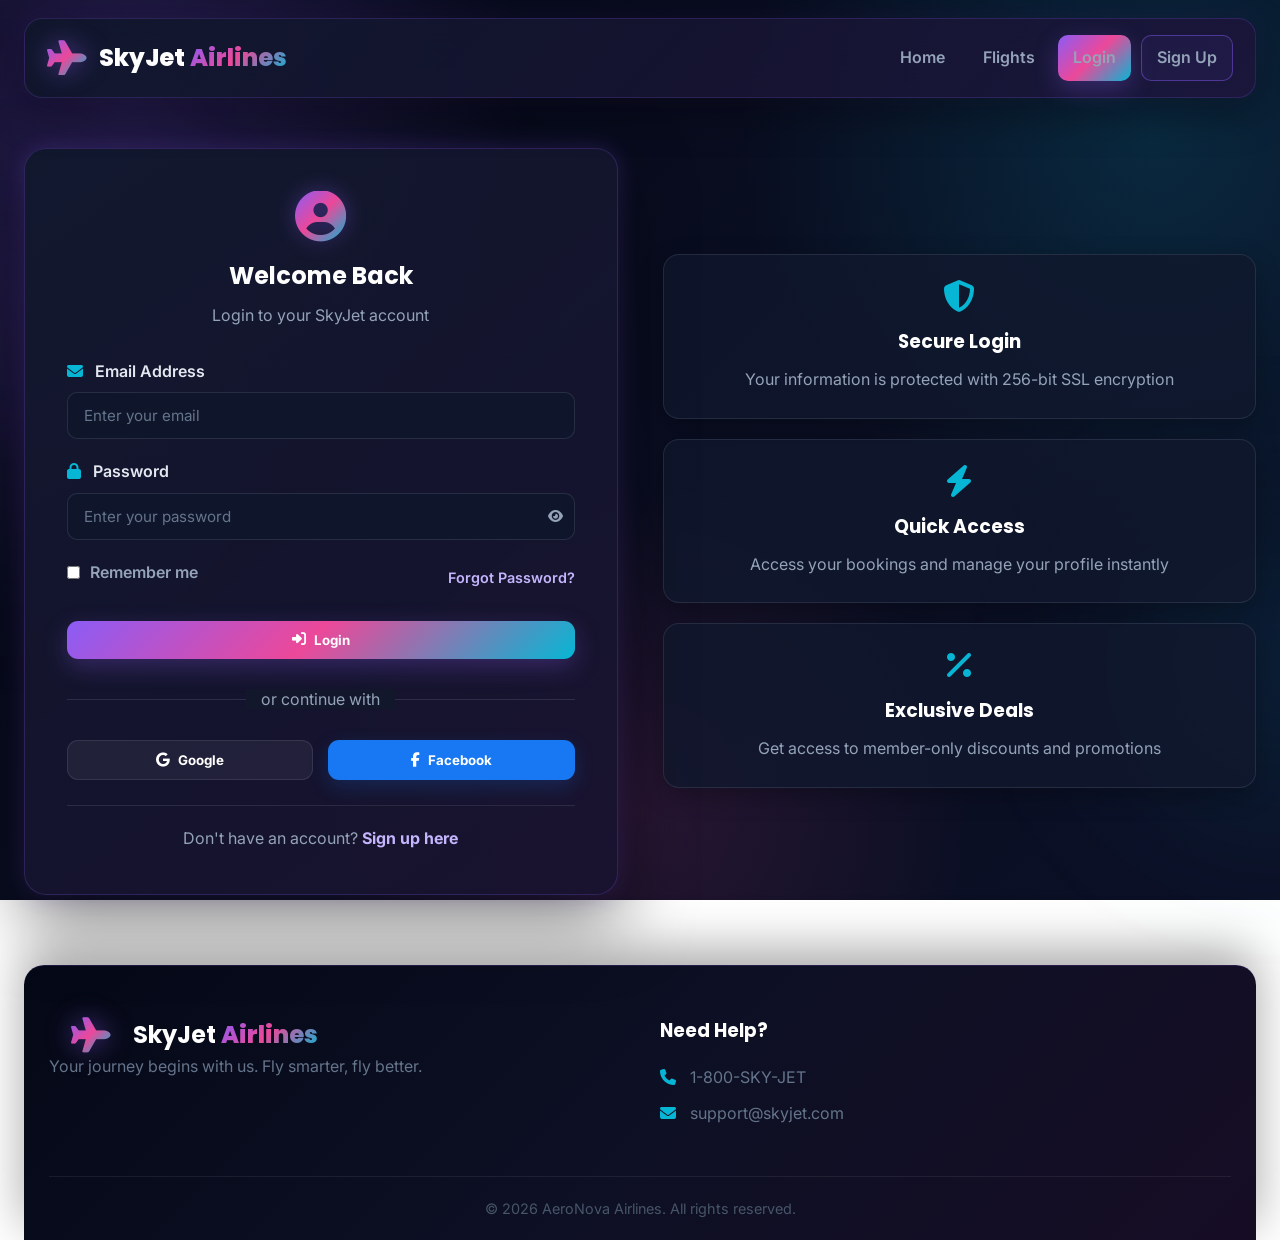
<file: passenger.html>
<!DOCTYPE html>
<html lang="en">
<head>
    <meta charset="UTF-8">
    <meta name="viewport" content="width=device-width, initial-scale=1.0">
    <title>SkyJet Airlines | Passenger Details</title>
    <link rel="stylesheet" href="https://cdnjs.cloudflare.com/ajax/libs/font-awesome/6.4.0/css/all.min.css">
    <link rel="stylesheet" href="style.css">
</head>
<body>
    <div class="container">
        <!-- Navigation -->
        <nav class="navbar">
            <div class="logo">
                <i class="fas fa-plane"></i>
                <a href="index.html" style="text-decoration: none; color: inherit;">
                    <h1>SkyJet <span>Airlines</span></h1>
                </a>
            </div>
            <div class="nav-links">
                <a href="index.html">Home</a>
                <a href="flights.html">Flights</a>
                <div class="user-menu">
                    <span id="userName">Guest</span>
                    <div class="user-dropdown">
                        <a href="#"><i class="fas fa-user"></i> Profile</a>
                        <a href="#"><i class="fas fa-ticket-alt"></i> My Bookings</a>
                        <a href="login.html"><i class="fas fa-sign-out-alt"></i> Logout</a>
                    </div>
                </div>
            </div>
            <div class="mobile-menu-btn">
                <i class="fas fa-bars"></i>
            </div>
        </nav>

        <!-- Booking Progress -->
        <div class="booking-progress">
            <div class="progress-step completed">
                <div class="step-number">1</div>
                <div class="step-label">Search Flights</div>
            </div>
            <div class="progress-step completed">
                <div class="step-number">2</div>
                <div class="step-label">Select Flight</div>
            </div>
            <div class="progress-step active">
                <div class="step-number">3</div>
                <div class="step-label">Passenger Details</div>
            </div>
            <div class="progress-step">
                <div class="step-number">4</div>
                <div class="step-label">Payment</div>
            </div>
            <div class="progress-step">
                <div class="step-number">5</div>
                <div class="step-label">Confirmation</div>
            </div>
        </div>

        <div class="passenger-container">
            <!-- Flight Summary -->
            <div class="flight-summary-sidebar">
                <div class="summary-card">
                    <h3><i class="fas fa-receipt"></i> Booking Summary</h3>
                    
                    <div class="summary-details">
                        <div class="summary-item">
                            <span>Flight:</span>
                            <span id="summaryFlight">SJ785</span>
                        </div>
                        <div class="summary-item">
                            <span>Route:</span>
                            <span id="summaryRoute">JFK → LAX</span>
                        </div>
                        <div class="summary-item">
                            <span>Date:</span>
                            <span id="summaryDate">Dec 15, 2023</span>
                        </div>
                        <div class="summary-item">
                            <span>Time:</span>
                            <span id="summaryTime">08:30 AM</span>
                        </div>
                        <div class="summary-item">
                            <span>Class:</span>
                            <span id="summaryClass">Economy</span>
                        </div>
                        <div class="summary-item">
                            <span>Passengers:</span>
                            <span id="summaryPassengers">1</span>
                        </div>
                    </div>

                    <div class="price-breakdown">
                        <div class="price-item">
                            <span>Base Fare (x<span id="passengerCount">1</span>)</span>
                            <span id="baseFare">$450.00</span>
                        </div>
                        <div class="price-item">
                            <span>Taxes & Fees</span>
                            <span id="taxes">$75.00</span>
                        </div>
                        <div class="price-item">
                            <span>Service Charge</span>
                            <span id="serviceCharge">$25.00</span>
                        </div>
                        <div class="price-item total">
                            <span>Total Amount</span>
                            <span id="totalAmount">$550.00</span>
                        </div>
                    </div>

                    <div class="summary-note">
                        <p><i class="fas fa-info-circle"></i> Free cancellation within 24 hours</p>
                        <p><i class="fas fa-info-circle"></i> Price includes all taxes and fees</p>
                    </div>
                </div>
            </div>

            <!-- Passenger Form -->
            <div class="passenger-form-container">
                <div class="form-header">
                    <h2><i class="fas fa-users"></i> Passenger Information</h2>
                    <p>Please provide details for all passengers</p>
                </div>

                <form id="passengerForm">
                    <!-- Primary Passenger -->
                    <div class="passenger-section">
                        <div class="section-header">
                            <h3><i class="fas fa-user"></i> Primary Passenger</h3>
                            <span class="badge">Required</span>
                        </div>
                        
                        <div class="form-row">
                            <div class="form-group">
                                <label for="firstName"><i class="fas fa-user"></i> First Name</label>
                                <input type="text" id="firstName" required>
                            </div>
                            <div class="form-group">
                                <label for="lastName"><i class="fas fa-user"></i> Last Name</label>
                                <input type="text" id="lastName" required>
                            </div>
                        </div>

                        <div class="form-row">
                            <div class="form-group">
                                <label for="gender"><i class="fas fa-venus-mars"></i> Gender</label>
                                <select id="gender" required>
                                    <option value="">Select</option>
                                    <option value="male">Male</option>
                                    <option value="female">Female</option>
                                    <option value="other">Other</option>
                                </select>
                            </div>
                            <div class="form-group">
                                <label for="dob"><i class="fas fa-birthday-cake"></i> Date of Birth</label>
                                <input type="date" id="dob" required>
                            </div>
                        </div>

                        <div class="form-row">
                            <div class="form-group">
                                <label for="passport"><i class="fas fa-passport"></i> Passport Number</label>
                                <input type="text" id="passport" required>
                            </div>
                            <div class="form-group">
                                <label for="nationality"><i class="fas fa-globe"></i> Nationality</label>
                                <select id="nationality" required>
                                    <option value="">Select Country</option>
                                    <option value="US">United States</option>
                                    <option value="UK">United Kingdom</option>
                                    <option value="CA">Canada</option>
                                    <option value="AU">Australia</option>
                                    <option value="IN">India</option>
                                </select>
                            </div>
                        </div>
                    </div>

                    <!-- Contact Information -->
                    <div class="passenger-section">
                        <div class="section-header">
                            <h3><i class="fas fa-address-book"></i> Contact Information</h3>
                        </div>
                        
                        <div class="form-row">
                            <div class="form-group">
                                <label for="email"><i class="fas fa-envelope"></i> Email Address</label>
                                <input type="email" id="email" required>
                            </div>
                            <div class="form-group">
                                <label for="phone"><i class="fas fa-phone"></i> Phone Number</label>
                                <input type="tel" id="phone" required>
                            </div>
                        </div>

                        <div class="form-group">
                            <label for="address"><i class="fas fa-home"></i> Address</label>
                            <input type="text" id="address" required>
                        </div>

                        <div class="form-row">
                            <div class="form-group">
                                <label for="city"><i class="fas fa-city"></i> City</label>
                                <input type="text" id="city" required>
                            </div>
                            <div class="form-group">
                                <label for="state"><i class="fas fa-map"></i> State/Province</label>
                                <input type="text" id="state" required>
                            </div>
                            <div class="form-group">
                                <label for="zip"><i class="fas fa-mail-bulk"></i> ZIP/Postal Code</label>
                                <input type="text" id="zip" required>
                            </div>
                        </div>
                    </div>

                    <!-- Additional Passengers -->
                    <div class="passenger-section" id="additionalPassengersSection">
                        <div class="section-header">
                            <h3><i class="fas fa-user-friends"></i> Additional Passengers</h3>
                            <button type="button" class="btn btn-outline btn-small" onclick="addPassenger()">
                                <i class="fas fa-plus"></i> Add Passenger
                            </button>
                        </div>
                        
                        <div id="additionalPassengers">
                            <!-- Additional passengers will be added here -->
                        </div>
                    </div>

                    <!-- Special Requests -->
                    <div class="passenger-section">
                        <div class="section-header">
                            <h3><i class="fas fa-star"></i> Special Requests</h3>
                            <span class="badge">Optional</span>
                        </div>
                        
                        <div class="form-group">
                            <label for="mealPreference"><i class="fas fa-utensils"></i> Meal Preference</label>
                            <select id="mealPreference">
                                <option value="">Standard Meal</option>
                                <option value="vegetarian">Vegetarian</option>
                                <option value="vegan">Vegan</option>
                                <option value="gluten-free">Gluten-Free</option>
                                <option value="kosher">Kosher</option>
                                <option value="halal">Halal</option>
                            </select>
                        </div>

                        <div class="form-group">
                            <label for="specialAssistance"><i class="fas fa-wheelchair"></i> Special Assistance</label>
                            <select id="specialAssistance">
                                <option value="">No special assistance required</option>
                                <option value="wheelchair">Wheelchair assistance</option>
                                <option value="vision">Vision impaired assistance</option>
                                <option value="hearing">Hearing impaired assistance</option>
                                <option value="medical">Medical assistance</option>
                            </select>
                        </div>

                        <div class="form-group">
                            <label for="seatPreference"><i class="fas fa-chair"></i> Seat Preference</label>
                            <select id="seatPreference">
                                <option value="">No preference</option>
                                <option value="window">Window Seat</option>
                                <option value="aisle">Aisle Seat</option>
                                <option value="extra-legroom">Extra Legroom</option>
                            </select>
                        </div>

                        <div class="form-group">
                            <label for="notes"><i class="fas fa-sticky-note"></i> Additional Notes</label>
                            <textarea id="notes" rows="3" placeholder="Any additional requests or notes..."></textarea>
                        </div>
                    </div>

                    <!-- Terms and Conditions -->
                    <div class="terms-section">
                        <label class="checkbox">
                            <input type="checkbox" id="terms" required>
                            <span>I agree to the <a href="#">Terms and Conditions</a>, <a href="#">Privacy Policy</a>, and understand the <a href="#">Cancellation Policy</a>.</span>
                        </label>
                        
                        <label class="checkbox">
                            <input type="checkbox" id="promotions">
                            <span>Send me promotional offers and flight updates via email</span>
                        </label>
                    </div>

                    <!-- Action Buttons -->
                    <div class="form-actions">
                        <button type="button" class="btn btn-outline" onclick="window.location.href='flights.html'">
                            <i class="fas fa-arrow-left"></i> Back to Flights
                        </button>
                        <button type="submit" class="btn btn-primary">
                            <i class="fas fa-credit-card"></i> Continue to Payment
                        </button>
                    </div>
                </form>
            </div>
        </div>

        <!-- Footer -->
        <footer class="footer">
            <div class="footer-content">
                <div class="footer-section">
                    <div class="logo">
                        <i class="fas fa-plane"></i>
                        <h2>SkyJet <span>Airlines</span></h2>
                    </div>
                    <p>Your journey begins with us. Fly smarter, fly better.</p>
                </div>
                <div class="footer-section">
                    <h3>Need Help?</h3>
                    <p><i class="fas fa-phone"></i> 1-800-SKY-JET</p>
                    <p><i class="fas fa-envelope"></i> support@skyjet.com</p>
                </div>
            </div>
            <div class="footer-bottom">
                <p>&copy; 2023 SkyJet Airlines. All rights reserved.</p>
            </div>
        </footer>
    </div>

    <!-- Add Passenger Modal -->
    <div class="modal" id="addPassengerModal">
        <div class="modal-content">
            <div class="modal-header">
                <h3>Add Passenger</h3>
                <button class="modal-close" onclick="closeAddPassengerModal()">&times;</button>
            </div>
            <div class="modal-body">
                <form id="addPassengerForm">
                    <div class="form-row">
                        <div class="form-group">
                            <label>First Name</label>
                            <input type="text" id="addFirstName" required>
                        </div>
                        <div class="form-group">
                            <label>Last Name</label>
                            <input type="text" id="addLastName" required>
                        </div>
                    </div>
                    <div class="form-row">
                        <div class="form-group">
                            <label>Gender</label>
                            <select id="addGender" required>
                                <option value="">Select</option>
                                <option value="male">Male</option>
                                <option value="female">Female</option>
                            </select>
                        </div>
                        <div class="form-group">
                            <label>Date of Birth</label>
                            <input type="date" id="addDob" required>
                        </div>
                    </div>
                    <div class="form-group">
                        <label>Passport Number</label>
                        <input type="text" id="addPassport" required>
                    </div>
                </form>
            </div>
            <div class="modal-footer">
                <button class="btn btn-outline" onclick="closeAddPassengerModal()">Cancel</button>
                <button class="btn btn-primary" onclick="savePassenger()">Add Passenger</button>
            </div>
        </div>
    </div>

    <script src="script.js"></script>
    <script>
        // Initialize variables
        let additionalPassengers = [];
        let passengerCounter = 1;

        // Load saved data
        window.addEventListener('DOMContentLoaded', () => {
            const userName = localStorage.getItem('userName') || 'Guest';
            document.getElementById('userName').textContent = userName;
            
            // Load flight details from localStorage
            const flightData = JSON.parse(localStorage.getItem('selectedFlight') || '{}');
            const passengerCount = localStorage.getItem('passengerCount') || 1;
            const travelClass = localStorage.getItem('travelClass') || 'Economy';
            
            // Update summary
            if (flightData) {
                document.getElementById('summaryFlight').textContent = flightData.flightNumber || 'SJ785';
                document.getElementById('summaryRoute').textContent = 
                    `${flightData.departure || 'JFK'} → ${flightData.arrival || 'LAX'}`;
                document.getElementById('summaryClass').textContent = travelClass;
                document.getElementById('summaryPassengers').textContent = passengerCount;
                document.getElementById('passengerCount').textContent = passengerCount;
                
                // Set dates
                const tomorrow = new Date();
                tomorrow.setDate(tomorrow.getDate() + 1);
                document.getElementById('summaryDate').textContent = tomorrow.toLocaleDateString('en-US', {
                    month: 'short',
                    day: 'numeric',
                    year: 'numeric'
                });
                
                // Set default DOB to 30 years ago
                const defaultDob = new Date();
                defaultDob.setFullYear(defaultDob.getFullYear() - 30);
                document.getElementById('dob').value = defaultDob.toISOString().split('T')[0];
                document.getElementById('addDob').value = defaultDob.toISOString().split('T')[0];
                
                // Calculate price
                const basePrice = flightData.price || 450;
                const totalPassengers = parseInt(passengerCount);
                const baseFare = basePrice * totalPassengers;
                const taxes = 75 * totalPassengers;
                const serviceCharge = 25 * totalPassengers;
                const total = baseFare + taxes + serviceCharge;
                
                document.getElementById('baseFare').textContent = `$${baseFare.toFixed(2)}`;
                document.getElementById('taxes').textContent = `$${taxes.toFixed(2)}`;
                document.getElementById('serviceCharge').textContent = `$${serviceCharge.toFixed(2)}`;
                document.getElementById('totalAmount').textContent = `$${total.toFixed(2)}`;
                
                // Pre-fill contact info if user is logged in
                const userEmail = localStorage.getItem('userEmail');
                if (userEmail) {
                    document.getElementById('email').value = userEmail;
                }
            }
        });

        // Add passenger
        function addPassenger() {
            const modal = document.getElementById('addPassengerModal');
            modal.style.display = 'flex';
            
            // Clear form
            document.getElementById('addPassengerForm').reset();
        }

        // Save passenger
        function savePassenger() {
            const firstName = document.getElementById('addFirstName').value;
            const lastName = document.getElementById('addLastName').value;
            const gender = document.getElementById('addGender').value;
            const dob = document.getElementById('addDob').value;
            const passport = document.getElementById('addPassport').value;
            
            if (!firstName || !lastName || !gender || !dob || !passport) {
                alert('Please fill all required fields');
                return;
            }
            
            const passenger = {
                id: passengerCounter++,
                firstName,
                lastName,
                gender,
                dob,
                passport
            };
            
            additionalPassengers.push(passenger);
            updateAdditionalPassengersList();
            closeAddPassengerModal();
        }

        // Update additional passengers list
        function updateAdditionalPassengersList() {
            const container = document.getElementById('additionalPassengers');
            container.innerHTML = '';
            
            additionalPassengers.forEach(passenger => {
                const passengerItem = document.createElement('div');
                passengerItem.className = 'passenger-item';
                passengerItem.innerHTML = `
                    <div class="passenger-info">
                        <i class="fas fa-user"></i>
                        <div>
                            <h4>${passenger.firstName} ${passenger.lastName}</h4>
                            <p>Passport: ${passenger.passport} • ${passenger.gender}</p>
                        </div>
                    </div>
                    <button type="button" class="btn btn-danger btn-small" onclick="removePassenger(${passenger.id})">
                        <i class="fas fa-trash"></i>
                    </button>
                `;
                container.appendChild(passengerItem);
            });
        }

        // Remove passenger
        function removePassenger(id) {
            additionalPassengers = additionalPassengers.filter(p => p.id !== id);
            updateAdditionalPassengersList();
        }

        // Close add passenger modal
        function closeAddPassengerModal() {
            document.getElementById('addPassengerModal').style.display = 'none';
        }

        // Form submission
        document.getElementById('passengerForm').addEventListener('submit', function(e) {
            e.preventDefault();
            
            // Validate form
            const requiredFields = ['firstName', 'lastName', 'gender', 'dob', 'passport', 'nationality', 'email', 'phone'];
            let isValid = true;
            
            requiredFields.forEach(field => {
                const element = document.getElementById(field);
                if (!element.value) {
                    element.style.borderColor = '#f44336';
                    isValid = false;
                } else {
                    element.style.borderColor = '#ddd';
                }
            });
            
            if (!isValid) {
                alert('Please fill all required fields');
                return;
            }
            
            if (!document.getElementById('terms').checked) {
                alert('Please agree to the terms and conditions');
                return;
            }
            
            // Save passenger data
            const passengerData = {
                primary: {
                    firstName: document.getElementById('firstName').value,
                    lastName: document.getElementById('lastName').value,
                    gender: document.getElementById('gender').value,
                    dob: document.getElementById('dob').value,
                    passport: document.getElementById('passport').value,
                    nationality: document.getElementById('nationality').value,
                    email: document.getElementById('email').value,
                    phone: document.getElementById('phone').value,
                    address: document.getElementById('address').value,
                    city: document.getElementById('city').value,
                    state: document.getElementById('state').value,
                    zip: document.getElementById('zip').value
                },
                additional: additionalPassengers,
                preferences: {
                    meal: document.getElementById('mealPreference').value,
                    assistance: document.getElementById('specialAssistance').value,
                    seat: document.getElementById('seatPreference').value,
                    notes: document.getElementById('notes').value
                }
            };
            
            localStorage.setItem('passengerData', JSON.stringify(passengerData));
            
            // Simulate processing
            const submitBtn = this.querySelector('button[type="submit"]');
            const originalText = submitBtn.innerHTML;
            submitBtn.innerHTML = '<i class="fas fa-spinner fa-spin"></i> Processing...';
            submitBtn.disabled = true;
            
            setTimeout(() => {
                // Redirect to payment page (you can create payment.html)
                window.location.href = 'booking.html';
            }, 1500);
        });

        // Close modal when clicking outside
        document.getElementById('addPassengerModal').addEventListener('click', function(e) {
            if (e.target === this) closeAddPassengerModal();
        });

        // Mobile menu toggle
        document.querySelector('.mobile-menu-btn').addEventListener('click', function() {
            document.querySelector('.nav-links').classList.toggle('active');
        });
    </script>
</body>
</html>
</file>
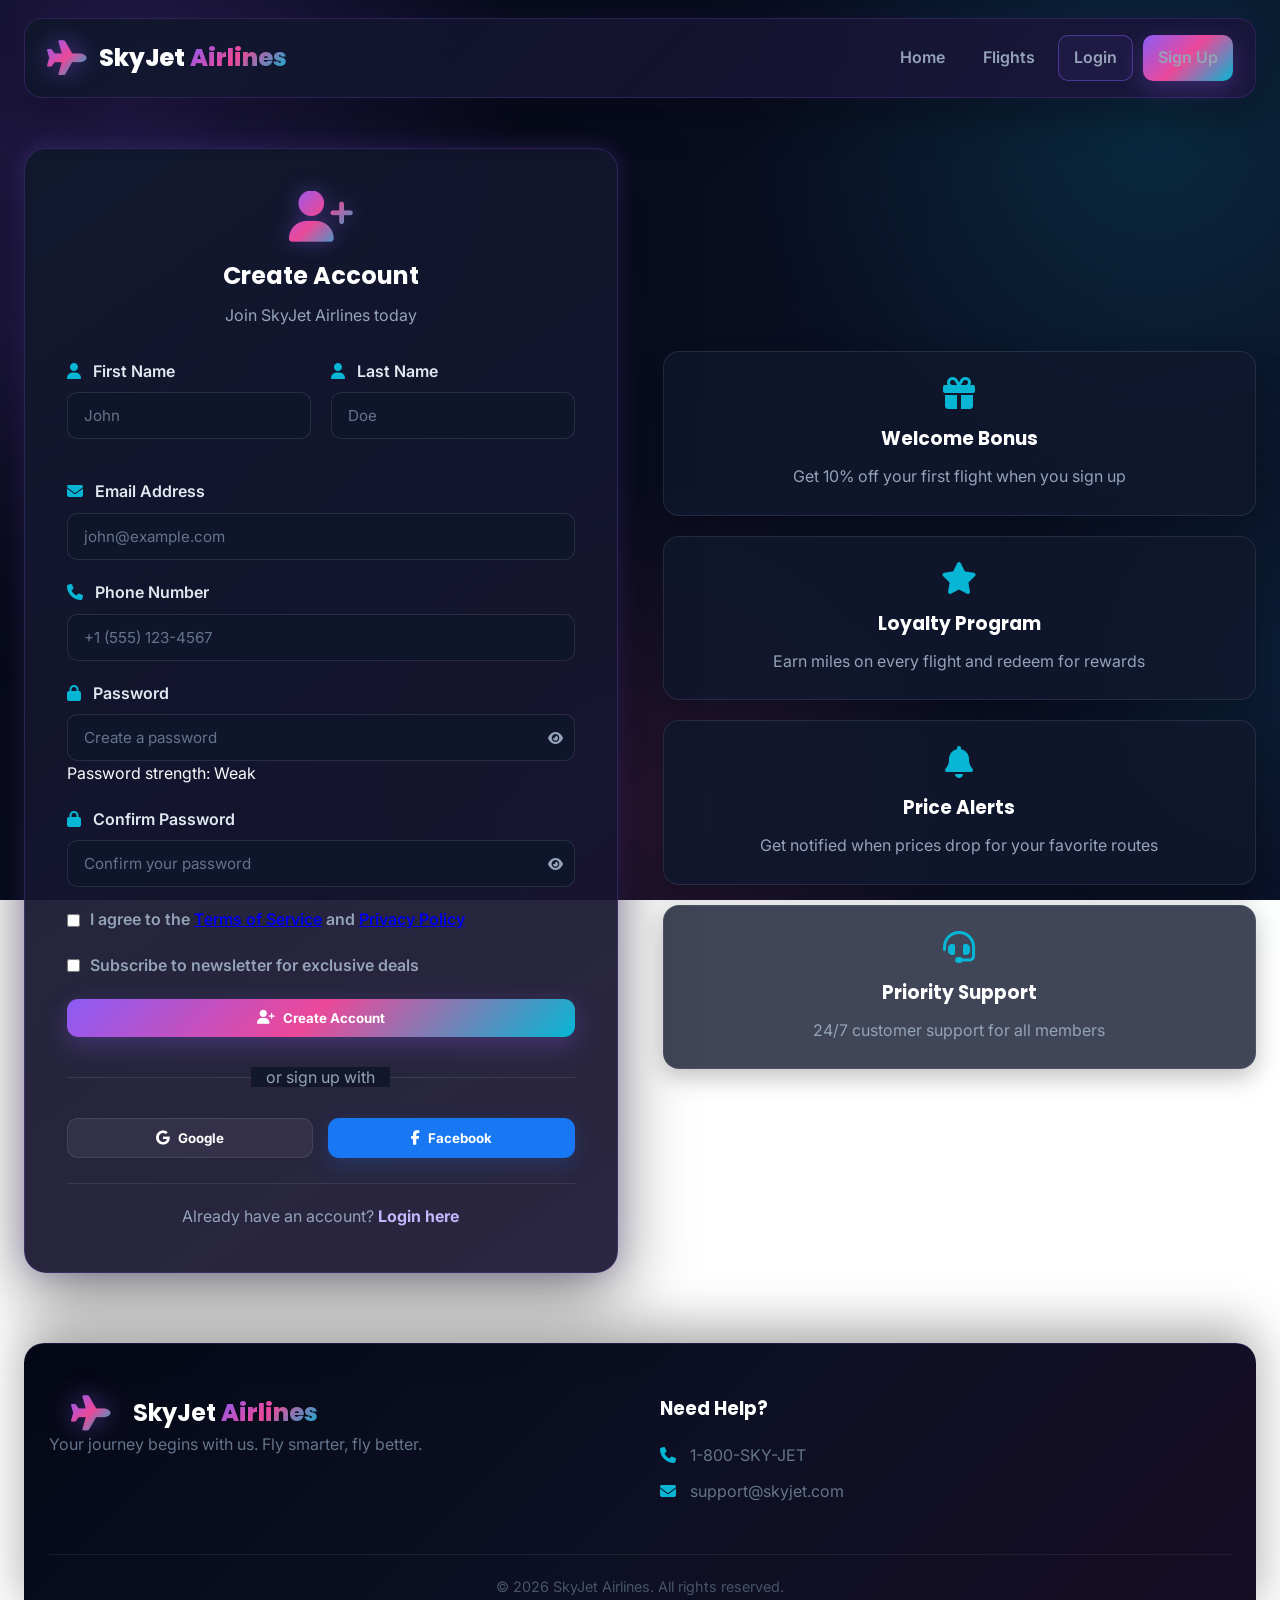
<file: signup.html>
<!DOCTYPE html>
<html lang="en">
<head>
    <meta charset="UTF-8">
    <meta name="viewport" content="width=device-width, initial-scale=1.0">
    <title>AeroNova Airways | Sign Up</title>
    <link rel="stylesheet" href="https://cdnjs.cloudflare.com/ajax/libs/font-awesome/6.4.0/css/all.min.css">
    <link rel="stylesheet" href="style.css">
</head>
<body>
    <div class="container">
        <!-- Navigation -->
        <nav class="navbar">
            <div class="logo">
                <i class="fas fa-plane"></i>
                <a href="index.html" style="text-decoration: none; color: inherit;">
                    <h1>SkyJet <span>Airlines</span></h1>
                </a>
            </div>
            <div class="nav-links">
                <a href="index.html">Home</a>
                <a href="flights.html">Flights</a>
                <div class="auth-buttons">
                    <a href="login.html" class="btn btn-outline">Login</a>
                    <a href="signup.html" class="btn btn-primary">Sign Up</a>
                </div>
            </div>
            <div class="mobile-menu-btn">
                <i class="fas fa-bars"></i>
            </div>
        </nav>

        <!-- Signup Section -->
        <div class="auth-container">
            <div class="auth-card">
                <div class="auth-header">
                    <i class="fas fa-user-plus"></i>
                    <h2>Create Account</h2>
                    <p>Join SkyJet Airlines today</p>
                </div>

                <form id="signupForm" class="auth-form">
                    <div class="form-row">
                        <div class="form-group">
                            <label for="firstName"><i class="fas fa-user"></i> First Name</label>
                            <input type="text" id="firstName" placeholder="John" required>
                        </div>
                        <div class="form-group">
                            <label for="lastName"><i class="fas fa-user"></i> Last Name</label>
                            <input type="text" id="lastName" placeholder="Doe" required>
                        </div>
                    </div>

                    <div class="form-group">
                        <label for="signupEmail"><i class="fas fa-envelope"></i> Email Address</label>
                        <input type="email" id="signupEmail" placeholder="john@example.com" required>
                    </div>

                    <div class="form-group">
                        <label for="phone"><i class="fas fa-phone"></i> Phone Number</label>
                        <input type="tel" id="phone" placeholder="+1 (555) 123-4567">
                    </div>

                    <div class="form-group">
                        <label for="signupPassword"><i class="fas fa-lock"></i> Password</label>
                        <div class="password-input">
                            <input type="password" id="signupPassword" placeholder="Create a password" required>
                            <button type="button" class="toggle-password">
                                <i class="fas fa-eye"></i>
                            </button>
                        </div>
                        <div class="password-strength">
                            <div class="strength-bar"></div>
                            <span class="strength-text">Password strength: Weak</span>
                        </div>
                    </div>

                    <div class="form-group">
                        <label for="confirmPassword"><i class="fas fa-lock"></i> Confirm Password</label>
                        <div class="password-input">
                            <input type="password" id="confirmPassword" placeholder="Confirm your password" required>
                            <button type="button" class="toggle-password">
                                <i class="fas fa-eye"></i>
                            </button>
                        </div>
                    </div>

                    <div class="form-group">
                        <label class="checkbox">
                            <input type="checkbox" id="terms" required>
                            <span>I agree to the <a href="#">Terms of Service</a> and <a href="#">Privacy Policy</a></span>
                        </label>
                    </div>

                    <div class="form-group">
                        <label class="checkbox">
                            <input type="checkbox" id="newsletter">
                            <span>Subscribe to newsletter for exclusive deals</span>
                        </label>
                    </div>

                    <button type="submit" class="btn btn-primary btn-block">
                        <i class="fas fa-user-plus"></i> Create Account
                    </button>

                    <div class="auth-divider">
                        <span>or sign up with</span>
                    </div>

                    <div class="social-login">
                        <button type="button" class="btn btn-google">
                            <i class="fab fa-google"></i> Google
                        </button>
                        <button type="button" class="btn btn-facebook">
                            <i class="fab fa-facebook-f"></i> Facebook
                        </button>
                    </div>

                    <div class="auth-footer">
                        <p>Already have an account? <a href="login.html">Login here</a></p>
                    </div>
                </form>
            </div>

            <div class="auth-info">
                <div class="info-card">
                    <i class="fas fa-gift"></i>
                    <h3>Welcome Bonus</h3>
                    <p>Get 10% off your first flight when you sign up</p>
                </div>
                <div class="info-card">
                    <i class="fas fa-star"></i>
                    <h3>Loyalty Program</h3>
                    <p>Earn miles on every flight and redeem for rewards</p>
                </div>
                <div class="info-card">
                    <i class="fas fa-bell"></i>
                    <h3>Price Alerts</h3>
                    <p>Get notified when prices drop for your favorite routes</p>
                </div>
                <div class="info-card">
                    <i class="fas fa-headset"></i>
                    <h3>Priority Support</h3>
                    <p>24/7 customer support for all members</p>
                </div>
            </div>
        </div>

        <!-- Footer -->
        <footer class="footer">
            <div class="footer-content">
                <div class="footer-section">
                    <div class="logo">
                        <i class="fas fa-plane"></i>
                        <h2>SkyJet <span>Airlines</span></h2>
                    </div>
                    <p>Your journey begins with us. Fly smarter, fly better.</p>
                </div>
                <div class="footer-section">
                    <h3>Need Help?</h3>
                    <p><i class="fas fa-phone"></i> 1-800-SKY-JET</p>
                    <p><i class="fas fa-envelope"></i> support@skyjet.com</p>
                </div>
            </div>
            <div class="footer-bottom">
                <p>&copy; 2026 SkyJet Airlines. All rights reserved.</p>
            </div>
        </footer>
    </div>

    <script src="script.js"></script>
    <script>
        // Signup form submission
        document.getElementById('signupForm').addEventListener('submit', function(e) {
            e.preventDefault();
            
            const firstName = document.getElementById('firstName').value;
            const lastName = document.getElementById('lastName').value;
            const email = document.getElementById('signupEmail').value;
            const password = document.getElementById('signupPassword').value;
            const confirmPassword = document.getElementById('confirmPassword').value;
            
            // Validate passwords match
            if (password !== confirmPassword) {
                alert('Passwords do not match!');
                return;
            }

            // Simulate signup process
            const signupBtn = this.querySelector('button[type="submit"]');
            const originalText = signupBtn.innerHTML;
            signupBtn.innerHTML = '<i class="fas fa-spinner fa-spin"></i> Creating Account...';
            signupBtn.disabled = true;

            // Simulate API call
            setTimeout(() => {
                // For demo purposes, always succeed
                localStorage.setItem('isLoggedIn', 'true');
                localStorage.setItem('userEmail', email);
                localStorage.setItem('userName', `${firstName} ${lastName}`);
                
                // Redirect to flights page
                window.location.href = 'flights.html';
            }, 2000);
        });

        // Password strength checker
        document.getElementById('signupPassword').addEventListener('input', function() {
            const password = this.value;
            const strengthBar = document.querySelector('.strength-bar');
            const strengthText = document.querySelector('.strength-text');
            
            let strength = 0;
            if (password.length >= 8) strength++;
            if (/[A-Z]/.test(password)) strength++;
            if (/[0-9]/.test(password)) strength++;
            if (/[^A-Za-z0-9]/.test(password)) strength++;
            
            const strengthLevels = ['Weak', 'Fair', 'Good', 'Strong'];
            const colors = ['#f44336', '#ff9800', '#4caf50', '#2e7d32'];
            
            strengthBar.style.width = (strength * 25) + '%';
            strengthBar.style.background = colors[strength];
            strengthText.textContent = `Password strength: ${strengthLevels[strength]}`;
        });

        // Toggle password visibility
        document.querySelectorAll('.toggle-password').forEach(button => {
            button.addEventListener('click', function() {
                const input = this.parentElement.querySelector('input');
                const icon = this.querySelector('i');
                
                if (input.type === 'password') {
                    input.type = 'text';
                    icon.classList.remove('fa-eye');
                    icon.classList.add('fa-eye-slash');
                } else {
                    input.type = 'password';
                    icon.classList.remove('fa-eye-slash');
                    icon.classList.add('fa-eye');
                }
            });
        });

        // Mobile menu toggle
        document.querySelector('.mobile-menu-btn').addEventListener('click', function() {
            document.querySelector('.nav-links').classList.toggle('active');
        });
    </script>
</body>
</html>
</file>
<file: style.css>
@import url('https://fonts.googleapis.com/css2?family=Inter:wght@400;500;600;700;800&family=Poppins:wght@500;600;700;800&display=swap');
* {
    margin: 0;
    padding: 0;
    box-sizing: border-box;
}

:root {
    --primary: #8b5cf6;
    --primary-dark: #7c3aed;

    --purple: #a855f7;
    --pink: #ec4899;
    --cyan: #06b6d4;
    --blue: #3b82f6;

    --dark: #070b1a;
    --dark-2: #0b1023;
    --dark-3: #11182d;
    --card: rgba(15, 23, 42, 0.78);
    --card-light: rgba(30, 41, 70, 0.65);

    --text: #f8fafc;
    --text-light: #e2e8f0;
    --muted: #94a3b8;

    --border: rgba(148, 163, 184, 0.16);
    --border-glow: rgba(139, 92, 246, 0.45);

    --white: #ffffff;

    --success: #22c55e;
    --danger: #f43f5e;
    --warning: #f59e0b;

    --gradient:
        linear-gradient(
            135deg,
            #8b5cf6 0%,
            #ec4899 48%,
            #06b6d4 100%
        );

    --gradient-purple:
        linear-gradient(
            135deg,
            #7c3aed,
            #a855f7
        );

    --gradient-cyan:
        linear-gradient(
            135deg,
            #06b6d4,
            #3b82f6
        );

    --gradient-pink:
        linear-gradient(
            135deg,
            #ec4899,
            #f43f5e
        );

    --shadow-sm:
        0 8px 25px rgba(0, 0, 0, 0.25);

    --shadow:
        0 15px 40px rgba(0, 0, 0, 0.35);

    --shadow-lg:
        0 25px 70px rgba(0, 0, 0, 0.50);

    --glow-purple:
        0 0 25px rgba(139, 92, 246, 0.25);

    --glow-cyan:
        0 0 25px rgba(6, 182, 212, 0.22);

    --glow-pink:
        0 0 25px rgba(236, 72, 153, 0.22);
}


html {
    scroll-behavior: smooth;
}


body {
    font-family: 'Inter', sans-serif;

    color: var(--text);

    line-height: 1.6;

    min-height: 100vh;

    background:
        radial-gradient(
            circle at 10% 10%,
            rgba(139, 92, 246, 0.22),
            transparent 28%
        ),

        radial-gradient(
            circle at 90% 15%,
            rgba(6, 182, 212, 0.16),
            transparent 30%
        ),

        radial-gradient(
            circle at 50% 90%,
            rgba(236, 72, 153, 0.13),
            transparent 32%
        ),

        linear-gradient(
            135deg,
            #050816 0%,
            #090d20 45%,
            #0c1026 100%
        );

    background-attachment: fixed;

    overflow-x: hidden;
}


body::before {
    content: '';

    position: fixed;

    width: 350px;
    height: 350px;

    top: 20%;
    left: -180px;

    background: rgba(139, 92, 246, 0.12);

    filter: blur(90px);

    border-radius: 50%;

    pointer-events: none;

    z-index: -1;
}


body::after {
    content: '';

    position: fixed;

    width: 300px;
    height: 300px;

    right: -150px;
    bottom: 10%;

    background: rgba(6, 182, 212, 0.10);

    filter: blur(90px);

    border-radius: 50%;

    pointer-events: none;

    z-index: -1;
}


h1,
h2,
h3,
h4 {
    font-family: 'Poppins', sans-serif;
}


.container {
    max-width: 1400px;

    margin: 0 auto;

    padding: 0 24px;
}


/* =========================================================
   NAVBAR
   ========================================================= */

.navbar {
    background:
        linear-gradient(
            135deg,
            rgba(15, 23, 42, 0.88),
            rgba(30, 20, 60, 0.82)
        );

    backdrop-filter: blur(20px);

    -webkit-backdrop-filter: blur(20px);

    padding: 16px 0;

    border: 1px solid rgba(139, 92, 246, 0.20);

    border-radius: 18px;

    margin: 18px 0;

    box-shadow:
        var(--shadow),
        0 0 30px rgba(139, 92, 246, 0.08);

    display: flex;

    justify-content: space-between;

    align-items: center;

    position: sticky;

    top: 15px;

    z-index: 1000;
}


.logo {
    display: flex;

    align-items: center;

    gap: 12px;

    margin-left: 22px;
}


.logo i {
    font-size: 2.2rem;

    background: var(--gradient);

    -webkit-background-clip: text;

    -webkit-text-fill-color: transparent;

    filter:
        drop-shadow(0 0 12px rgba(139, 92, 246, 0.5));
}


.logo h1 {
    font-size: 1.5rem;

    color: white;

    font-weight: 800;
}


.logo span {
    background: var(--gradient);

    -webkit-background-clip: text;

    -webkit-text-fill-color: transparent;

    font-weight: 800;
}


.nav-links {
    display: flex;

    align-items: center;

    gap: 8px;

    margin-right: 22px;
}


.nav-links a {
    text-decoration: none;

    color: var(--muted);

    font-weight: 600;

    padding: 9px 15px;

    border-radius: 10px;

    transition: all 0.3s ease;
}


.nav-links a:hover {
    color: white;

    background: rgba(139, 92, 246, 0.14);

    box-shadow: var(--glow-purple);

    transform: translateY(-1px);
}


.nav-links a.active {
    color: white;

    background: var(--gradient);

    box-shadow:
        0 7px 25px rgba(139, 92, 246, 0.25);
}


.auth-buttons {
    display: flex;

    gap: 10px;
}


.user-menu {
    position: relative;

    cursor: pointer;

    padding: 9px 15px;

    background: rgba(255, 255, 255, 0.06);

    border: 1px solid var(--border);

    border-radius: 10px;

    display: flex;

    align-items: center;

    gap: 8px;

    transition: 0.3s;
}


.user-menu:hover {
    background: rgba(139, 92, 246, 0.15);

    border-color: rgba(139, 92, 246, 0.4);

    color: white;

    box-shadow: var(--glow-purple);
}


.user-dropdown {
    display: none;

    position: absolute;

    top: calc(100% + 10px);

    right: 0;

    background: #11182d;

    border-radius: 14px;

    box-shadow: var(--shadow-lg);

    border: 1px solid var(--border-glow);

    min-width: 210px;

    overflow: hidden;

    z-index: 1000;
}


.user-dropdown a {
    display: block;

    padding: 13px 18px;

    color: var(--text-light);

    text-decoration: none;

    border-bottom: 1px solid var(--border);

    transition: 0.25s;
}


.user-dropdown a:hover {
    background: rgba(139, 92, 246, 0.14);

    color: white;
}


.user-dropdown a i {
    margin-right: 10px;

    color: var(--cyan);
}


.user-menu:hover .user-dropdown {
    display: block;
}


.mobile-menu-btn {
    display: none;

    font-size: 1.5rem;

    cursor: pointer;

    margin-right: 20px;

    color: white;
}


/* =========================================================
   BUTTONS
   ========================================================= */

.btn {
    padding: 11px 23px;

    border-radius: 11px;

    font-weight: 700;

    cursor: pointer;

    transition: all 0.3s ease;

    border: none;

    display: inline-flex;

    align-items: center;

    justify-content: center;

    gap: 8px;

    text-decoration: none;

    font-family: 'Inter', sans-serif;
}


.btn i {
    font-size: 0.9rem;
}


.btn-primary {
    background: var(--gradient);

    color: white;

    box-shadow:
        0 8px 25px rgba(139, 92, 246, 0.28);
}


.btn-primary:hover {
    transform: translateY(-3px);

    box-shadow:
        0 12px 35px rgba(139, 92, 246, 0.40),
        0 0 20px rgba(236, 72, 153, 0.15);
}


.btn-outline {
    background: rgba(139, 92, 246, 0.06);

    color: #c4b5fd;

    border: 1px solid rgba(139, 92, 246, 0.45);
}


.btn-outline:hover {
    background: rgba(139, 92, 246, 0.18);

    color: white;

    border-color: #a855f7;

    box-shadow: var(--glow-purple);

    transform: translateY(-2px);
}


.btn-success {
    background: linear-gradient(
        135deg,
        #22c55e,
        #10b981
    );

    color: white;

    box-shadow:
        0 7px 22px rgba(34, 197, 94, 0.20);
}


.btn-danger {
    background: linear-gradient(
        135deg,
        #f43f5e,
        #e11d48
    );

    color: white;

    box-shadow:
        0 7px 22px rgba(244, 63, 94, 0.20);
}


.btn-small {
    padding: 7px 13px;

    font-size: 0.85rem;
}


.btn-large {
    padding: 14px 32px;

    font-size: 1.05rem;
}


.btn-block {
    width: 100%;
}


.btn-google {
    background: rgba(255,255,255,0.06);

    color: white;

    border: 1px solid var(--border);
}


.btn-google:hover {
    background: rgba(255,255,255,0.10);

    border-color: rgba(255,255,255,0.25);
}


.btn-facebook {
    background: #1877f2;

    color: white;

    box-shadow: 0 7px 20px rgba(24,119,242,0.20);
}


/* =========================================================
   FORMS
   ========================================================= */

.form-group {
    margin-bottom: 20px;
}


.form-row {
    display: grid;

    grid-template-columns:
        repeat(auto-fit, minmax(200px, 1fr));

    gap: 20px;

    margin-bottom: 20px;
}


label {
    display: block;

    margin-bottom: 8px;

    font-weight: 600;

    color: var(--text-light);
}


label i {
    margin-right: 8px;

    color: var(--cyan);
}


input,
select,
textarea {
    width: 100%;

    padding: 13px 16px;

    border: 1px solid rgba(148,163,184,0.18);

    border-radius: 10px;

    font-size: 0.95rem;

    font-family: 'Inter', sans-serif;

    background: rgba(15,23,42,0.72);

    color: white;

    transition: all 0.3s ease;
}


input::placeholder,
textarea::placeholder {
    color: #64748b;
}


input:hover,
select:hover,
textarea:hover {
    border-color: rgba(139,92,246,0.45);

    background: rgba(20,28,50,0.85);
}


input:focus,
select:focus,
textarea:focus {
    outline: none;

    border-color: var(--primary);

    box-shadow:
        0 0 0 3px rgba(139,92,246,0.12),
        0 0 18px rgba(139,92,246,0.12);
}


option {
    background: #11182d;

    color: white;
}


.password-input {
    position: relative;
}


.toggle-password {
    position: absolute;

    right: 12px;

    top: 50%;

    transform: translateY(-50%);

    background: none;

    border: none;

    color: var(--muted);

    cursor: pointer;
}


/* =========================================================
   HERO
   ========================================================= */

.hero {
    display: grid;

    grid-template-columns: 1fr 1fr;

    gap: 50px;

    align-items: center;

    margin: 40px 0;

    padding: 55px;

    background:
        linear-gradient(
            135deg,
            rgba(20, 25, 55, 0.90),
            rgba(33, 18, 58, 0.78)
        );

    border-radius: 24px;

    box-shadow:
        var(--shadow-lg),
        0 0 45px rgba(139,92,246,0.08);

    border: 1px solid rgba(139,92,246,0.20);

    overflow: hidden;

    position: relative;
}


.hero::before {
    content: '';

    position: absolute;

    width: 400px;

    height: 400px;

    background:
        radial-gradient(
            circle,
            rgba(139,92,246,0.25),
            transparent 70%
        );

    border-radius: 50%;

    top: -200px;

    right: -100px;
}


.hero::after {
    content: '';

    position: absolute;

    width: 250px;

    height: 250px;

    background:
        radial-gradient(
            circle,
            rgba(6,182,212,0.15),
            transparent 70%
        );

    bottom: -130px;

    left: 25%;

    border-radius: 50%;
}


.hero-content {
    position: relative;

    z-index: 2;
}


.hero-content h2 {
    font-size: clamp(2rem, 4vw, 3.2rem);

    background:
        linear-gradient(
            135deg,
            #ffffff,
            #c4b5fd 45%,
            #67e8f9
        );

    -webkit-background-clip: text;

    -webkit-text-fill-color: transparent;

    margin-bottom: 20px;

    line-height: 1.15;
}


.hero-content p {
    font-size: 1.05rem;

    color: var(--muted);

    margin-bottom: 30px;

    max-width: 550px;
}


.hero-image {
    position: relative;

    z-index: 2;
}


.hero-image img {
    width: 100%;

    border-radius: 20px;

    box-shadow:
        0 20px 50px rgba(0,0,0,0.45),
        0 0 30px rgba(139,92,246,0.12);

    transition: transform 0.4s ease;
}


.hero-image img:hover {
    transform:
        scale(1.02)
        rotate(0.5deg);
}


/* =========================================================
   SEARCH SECTION
   ========================================================= */

.search-section {
    margin: 50px 0;
}


.search-card {
    background:
        linear-gradient(
            135deg,
            rgba(17,24,45,0.92),
            rgba(25,19,48,0.90)
        );

    padding: 32px;

    border-radius: 20px;

    box-shadow:
        var(--shadow),
        var(--glow-purple);

    border: 1px solid rgba(139,92,246,0.22);

    position: relative;

    overflow: hidden;
}


.search-card::before {
    content: '';

    position: absolute;

    left: 0;

    top: 0;

    width: 100%;

    height: 3px;

    background: var(--gradient);
}


.search-card h3 {
    color: white;

    margin-bottom: 25px;

    font-size: 1.5rem;
}


.search-card h3 i {
    margin-right: 10px;

    color: var(--cyan);

    filter:
        drop-shadow(0 0 8px rgba(6,182,212,0.5));
}


/* =========================================================
   SECTION TITLES
   ========================================================= */

.features,
.destinations,
.next-steps {
    margin: 70px 0;
}


.section-title {
    text-align: center;

    font-size: 2.2rem;

    color: white;

    margin-bottom: 45px;

    position: relative;
}


.section-title::after {
    content: '';

    display: block;

    width: 70px;

    height: 4px;

    background: var(--gradient);

    border-radius: 10px;

    margin: 12px auto 0;

    box-shadow:
        0 0 15px rgba(139,92,246,0.35);
}


/* =========================================================
   FEATURES
   ========================================================= */

.features-grid {
    display: grid;

    grid-template-columns:
        repeat(auto-fit, minmax(250px, 1fr));

    gap: 25px;
}


.feature-card {
    background:
        linear-gradient(
            145deg,
            rgba(17,24,45,0.88),
            rgba(22,18,45,0.82)
        );

    padding: 32px 25px;

    border-radius: 18px;

    text-align: center;

    box-shadow: var(--shadow-sm);

    border: 1px solid var(--border);

    transition: all 0.35s ease;

    position: relative;

    overflow: hidden;
}


.feature-card::before {
    content: '';

    position: absolute;

    top: 0;

    left: 0;

    width: 100%;

    height: 3px;

    background: var(--gradient);

    transform: scaleX(0);

    transition: 0.35s;
}


.feature-card:hover {
    transform: translateY(-8px);

    box-shadow:
        var(--shadow),
        0 0 30px rgba(139,92,246,0.12);

    border-color:
        rgba(139,92,246,0.40);
}


.feature-card:hover::before {
    transform: scaleX(1);
}


.feature-icon {
    width: 65px;

    height: 65px;

    margin: 0 auto 20px;

    border-radius: 18px;

    display: flex;

    align-items: center;

    justify-content: center;

    font-size: 2rem;

    color: #c4b5fd;

    background:
        linear-gradient(
            135deg,
            rgba(139,92,246,0.18),
            rgba(6,182,212,0.12)
        );

    border: 1px solid rgba(139,92,246,0.22);

    box-shadow:
        0 0 20px rgba(139,92,246,0.10);
}


.feature-card h3 {
    color: white;

    margin-bottom: 12px;
}


.feature-card p {
    color: var(--muted);
}


/* =========================================================
   DESTINATIONS
   ========================================================= */

.destinations-grid {
    display: grid;

    grid-template-columns:
        repeat(auto-fit, minmax(300px, 1fr));

    gap: 25px;
}


.destination-card {
    position: relative;

    border-radius: 18px;

    overflow: hidden;

    box-shadow: var(--shadow);

    cursor: pointer;

    border: 1px solid rgba(139,92,246,0.18);
}


.destination-card img {
    width: 100%;

    height: 270px;

    object-fit: cover;

    transition: transform 0.5s ease;
}


.destination-card::after {
    content: '';

    position: absolute;

    inset: 0;

    background:
        linear-gradient(
            to top,
            rgba(3,7,18,0.92),
            rgba(3,7,18,0.05) 65%
        );
}


.destination-card:hover img {
    transform: scale(1.08);
}


.destination-info {
    position: absolute;

    bottom: 0;

    left: 0;

    right: 0;

    color: white;

    padding: 25px;

    z-index: 2;
}


.destination-info h3 {
    font-size: 1.35rem;
}


/* =========================================================
   AUTHENTICATION
   ========================================================= */

.auth-container {
    display: grid;

    grid-template-columns: 1fr 1fr;

    gap: 45px;

    margin: 50px 0;

    min-height: 70vh;

    align-items: center;
}


.auth-card {
    background:
        linear-gradient(
            145deg,
            rgba(17,24,45,0.95),
            rgba(25,19,48,0.92)
        );

    padding: 42px;

    border-radius: 22px;

    box-shadow:
        var(--shadow-lg),
        var(--glow-purple);

    border: 1px solid rgba(139,92,246,0.22);
}


.auth-header {
    text-align: center;

    margin-bottom: 30px;
}


.auth-header i {
    font-size: 3.2rem;

    background: var(--gradient);

    -webkit-background-clip: text;

    -webkit-text-fill-color: transparent;

    margin-bottom: 15px;

    filter:
        drop-shadow(0 0 10px rgba(139,92,246,0.35));
}


.auth-header h2 {
    color: white;

    margin-bottom: 8px;
}


.auth-header p {
    color: var(--muted);
}


.auth-form {
    margin-top: 30px;
}


.form-options {
    display: flex;

    justify-content: space-between;

    align-items: center;

    margin-bottom: 25px;
}


.checkbox {
    display: flex;

    align-items: center;

    gap: 8px;

    cursor: pointer;
}


.checkbox input {
    width: auto;
}


.forgot-password {
    color: #c4b5fd;

    text-decoration: none;

    font-size: 0.9rem;

    font-weight: 600;
}


.auth-divider {
    text-align: center;

    margin: 28px 0;

    position: relative;
}


.auth-divider::before,
.auth-divider::after {
    content: '';

    position: absolute;

    top: 50%;

    width: 43%;

    height: 1px;

    background:
        rgba(148,163,184,0.18);
}


.auth-divider::before {
    left: 0;
}


.auth-divider::after {
    right: 0;
}


.auth-divider span {
    background: #12172b;

    padding: 0 15px;

    color: var(--muted);

    position: relative;

    z-index: 2;
}


.social-login {
    display: grid;

    grid-template-columns: 1fr 1fr;

    gap: 15px;

    margin-bottom: 25px;
}


.auth-footer {
    text-align: center;

    margin-top: 25px;

    padding-top: 20px;

    border-top: 1px solid var(--border);

    color: var(--muted);
}


.auth-footer a {
    color: #c4b5fd;

    text-decoration: none;

    font-weight: 700;
}


.auth-info {
    display: flex;

    flex-direction: column;

    gap: 20px;
}


.info-card {
    background:
        rgba(17,24,45,0.80);

    padding: 25px;

    border-radius: 16px;

    box-shadow: var(--shadow-sm);

    border: 1px solid var(--border);

    text-align: center;

    transition: 0.3s;
}


.info-card:hover {
    transform: translateY(-4px);

    box-shadow:
        var(--shadow),
        var(--glow-cyan);

    border-color:
        rgba(6,182,212,0.30);
}


.info-card i {
    font-size: 2rem;

    color: var(--cyan);

    margin-bottom: 15px;
}


.info-card h3 {
    color: white;

    margin-bottom: 10px;
}


.info-card p {
    color: var(--muted);
}


/* =========================================================
   FLIGHT SEARCH
   ========================================================= */

.flight-search-container {
    display: grid;

    grid-template-columns: 300px 1fr;

    gap: 30px;

    margin: 45px 0;
}


.search-filters {
    position: sticky;

    top: 100px;

    align-self: start;
}


.filter-card {
    background:
        rgba(17,24,45,0.90);

    padding: 25px;

    border-radius: 18px;

    box-shadow: var(--shadow);

    border: 1px solid var(--border);
}


.filter-card h3 {
    color: white;

    margin-bottom: 20px;
}


.filter-card h3 i {
    margin-right: 10px;

    color: var(--pink);
}


.filter-section {
    margin-bottom: 25px;

    padding-bottom: 20px;

    border-bottom: 1px solid var(--border);
}


.filter-section:last-child {
    border-bottom: none;
}


.filter-section h4 {
    color: var(--text-light);

    margin-bottom: 15px;

    font-size: 0.95rem;
}


.radio,
.checkbox {
    display: flex;

    align-items: center;

    gap: 10px;

    margin-bottom: 10px;

    cursor: pointer;

    color: var(--muted);
}


.radio input,
.checkbox input {
    width: auto;
}


.price-range {
    margin-top: 15px;
}


.slider {
    width: 100%;

    height: 6px;

    background: #26304b;

    border-radius: 10px;

    outline: none;
}


.range-values {
    display: flex;

    justify-content: space-between;

    margin-top: 10px;

    color: var(--muted);

    font-size: 0.9rem;
}


.flight-results {
    display: flex;

    flex-direction: column;

    gap: 20px;
}


.search-form-card {
    background:
        rgba(17,24,45,0.88);

    padding: 25px;

    border-radius: 18px;

    box-shadow: var(--shadow);

    border: 1px solid var(--border);
}


.results-header {
    display: flex;

    justify-content: space-between;

    align-items: center;

    background:
        rgba(17,24,45,0.88);

    padding: 20px;

    border-radius: 16px;

    box-shadow: var(--shadow-sm);

    border: 1px solid var(--border);
}


.results-header h3 {
    color: white;

    font-size: 1.3rem;
}


.results-header h3 i {
    margin-right: 10px;

    color: var(--cyan);
}


.sort-options select {
    width: auto;

    min-width: 180px;
}


.flight-list {
    display: flex;

    flex-direction: column;

    gap: 15px;
}


.flight-card {
    background:
        linear-gradient(
            135deg,
            rgba(17,24,45,0.94),
            rgba(22,18,45,0.90)
        );

    padding: 25px;

    border-radius: 16px;

    box-shadow: var(--shadow-sm);

    border: 1px solid var(--border);

    border-left: 4px solid var(--primary);

    transition: 0.3s;
}


.flight-card:hover {
    transform: translateY(-3px);

    box-shadow:
        var(--shadow),
        var(--glow-purple);

    border-color:
        rgba(139,92,246,0.35);
}


.flight-card-header {
    display: flex;

    justify-content: space-between;

    align-items: center;

    margin-bottom: 20px;
}


.airline-info {
    display: flex;

    align-items: center;

    gap: 15px;
}


.airline-info i {
    font-size: 2rem;

    color: var(--cyan);

    filter:
        drop-shadow(0 0 8px rgba(6,182,212,0.35));
}


.flight-price h3 {
    color: #c4b5fd;

    font-size: 1.8rem;
}


.flight-price p {
    color: var(--muted);

    font-size: 0.9rem;

    text-align: right;
}


.flight-details {
    margin-bottom: 20px;
}


.flight-times {
    display: flex;

    justify-content: space-between;

    align-items: center;

    margin-bottom: 15px;
}


.time-block {
    text-align: center;
}


.time {
    font-size: 1.5rem;

    font-weight: 700;

    color: white;

    display: block;
}


.city {
    color: var(--muted);

    font-size: 0.9rem;
}


.flight-duration {
    text-align: center;

    color: var(--muted);
}


.flight-duration i {
    margin-right: 5px;

    color: var(--pink);
}


.stops {
    display: block;

    font-size: 0.8rem;

    color: #64748b;

    margin-top: 5px;
}


.flight-amenities {
    display: flex;

    flex-wrap: wrap;

    gap: 10px;
}


.amenity {
    background:
        rgba(139,92,246,0.12);

    color: #c4b5fd;

    padding: 6px 12px;

    border-radius: 20px;

    font-size: 0.82rem;

    display: inline-flex;

    align-items: center;

    gap: 5px;

    border: 1px solid rgba(139,92,246,0.16);
}


.flight-card-footer {
    display: flex;

    justify-content: flex-end;

    gap: 15px;
}


.loading {
    display: none;

    flex-direction: column;

    align-items: center;

    justify-content: center;

    padding: 40px;

    background:
        rgba(17,24,45,0.90);

    border-radius: 16px;

    box-shadow: var(--shadow);

    border: 1px solid var(--border);
}


.loading i {
    font-size: 2.5rem;

    color: var(--cyan);

    margin-bottom: 15px;

    filter:
        drop-shadow(0 0 12px rgba(6,182,212,0.5));
}


/* =========================================================
   MODAL
   ========================================================= */

.modal {
    display: none;

    position: fixed;

    inset: 0;

    width: 100%;

    height: 100%;

    background:
        rgba(2,6,23,0.78);

    backdrop-filter: blur(8px);

    z-index: 2000;

    justify-content: center;

    align-items: center;
}


.modal-content {
    background:
        linear-gradient(
            145deg,
            #11182d,
            #1b1535
        );

    border-radius: 20px;

    max-width: 600px;

    width: 90%;

    max-height: 90vh;

    overflow-y: auto;

    box-shadow:
        var(--shadow-lg),
        0 0 40px rgba(139,92,246,0.15);

    border: 1px solid rgba(139,92,246,0.25);

    animation: modalIn 0.3s ease;
}


@keyframes modalIn {

    from {
        opacity: 0;

        transform:
            translateY(20px)
            scale(0.97);
    }

    to {
        opacity: 1;

        transform:
            translateY(0)
            scale(1);
    }
}


.modal-header {
    display: flex;

    justify-content: space-between;

    align-items: center;

    padding: 25px;

    border-bottom: 1px solid var(--border);
}


.modal-header h3 {
    color: white;
}


.modal-close {
    background:
        rgba(255,255,255,0.06);

    border: 1px solid var(--border);

    width: 35px;

    height: 35px;

    border-radius: 50%;

    font-size: 1.5rem;

    color: var(--muted);

    cursor: pointer;

    transition: 0.2s;
}


.modal-close:hover {
    background: rgba(244,63,94,0.15);

    color: #fb7185;

    border-color: rgba(244,63,94,0.35);
}


.modal-body {
    padding: 25px;
}


.modal-footer {
    padding: 25px;

    border-top: 1px solid var(--border);

    display: flex;

    justify-content: flex-end;

    gap: 15px;
}


/* =========================================================
   BOOKING PROGRESS
   ========================================================= */

.booking-progress {
    display: flex;

    justify-content: space-between;

    align-items: center;

    margin: 45px 0;

    padding: 0 20px;
}


.progress-step {
    display: flex;

    flex-direction: column;

    align-items: center;

    flex: 1;

    position: relative;
}


.progress-step::before {
    content: '';

    position: absolute;

    top: 15px;

    left: -50%;

    right: 50%;

    height: 3px;

    background: #26304b;

    z-index: 1;
}


.progress-step:first-child::before {
    display: none;
}


.progress-step.completed::before {
    background: var(--gradient);
}


.step-number {
    width: 32px;

    height: 32px;

    background: #26304b;

    border-radius: 50%;

    display: flex;

    align-items: center;

    justify-content: center;

    font-weight: 700;

    color: var(--muted);

    margin-bottom: 10px;

    position: relative;

    z-index: 2;
}


.progress-step.active .step-number,
.progress-step.completed .step-number {
    background: var(--gradient);

    color: white;

    box-shadow:
        0 0 20px rgba(139,92,246,0.35);
}


.step-label {
    font-size: 0.9rem;

    color: var(--muted);

    text-align: center;
}


.progress-step.active .step-label {
    color: #c4b5fd;

    font-weight: 700;
}


/* =========================================================
   PASSENGER DETAILS
   ========================================================= */

.passenger-container {
    display: grid;

    grid-template-columns: 350px 1fr;

    gap: 30px;

    margin: 45px 0;
}


.flight-summary-sidebar {
    position: sticky;

    top: 100px;

    align-self: start;
}


.summary-card {
    background:
        rgba(17,24,45,0.90);

    padding: 25px;

    border-radius: 18px;

    box-shadow: var(--shadow);

    border: 1px solid var(--border);
}


.summary-card h3 {
    color: white;

    margin-bottom: 20px;
}


.summary-card h3 i {
    margin-right: 10px;

    color: var(--cyan);
}


.summary-details {
    margin-bottom: 25px;

    padding-bottom: 20px;

    border-bottom: 1px solid var(--border);
}


.summary-item {
    display: flex;

    justify-content: space-between;

    margin-bottom: 12px;

    font-size: 0.95rem;
}


.summary-item span:first-child {
    color: var(--muted);
}


.summary-item span:last-child {
    font-weight: 600;

    color: white;
}


.price-breakdown {
    margin-bottom: 25px;
}


.price-item {
    display: flex;

    justify-content: space-between;

    margin-bottom: 10px;

    font-size: 0.95rem;
}


.price-item.total {
    border-top: 2px solid var(--border);

    padding-top: 15px;

    margin-top: 15px;

    font-size: 1.1rem;

    font-weight: 700;

    color: #c4b5fd;
}


.summary-note {
    background:
        rgba(6,182,212,0.08);

    padding: 15px;

    border-radius: 10px;

    font-size: 0.9rem;

    color: #a5f3fc;

    border-left: 4px solid var(--cyan);
}


.summary-note i {
    margin-right: 8px;
}


.passenger-form-container {
    background:
        rgba(17,24,45,0.90);

    padding: 32px;

    border-radius: 18px;

    box-shadow: var(--shadow);

    border: 1px solid var(--border);
}


.form-header {
    margin-bottom: 30px;
}


.form-header h2 {
    color: white;

    margin-bottom: 10px;

    font-size: 1.8rem;
}


.form-header h2 i {
    margin-right: 10px;

    color: var(--pink);
}


.form-header p {
    color: var(--muted);
}


.passenger-section {
    margin-bottom: 35px;

    padding-bottom: 30px;

    border-bottom: 1px solid var(--border);
}


.section-header {
    display: flex;

    justify-content: space-between;

    align-items: center;

    margin-bottom: 25px;
}


.section-header h3 {
    color: white;

    font-size: 1.3rem;
}


.section-header h3 i {
    margin-right: 10px;

    color: var(--cyan);
}


.badge {
    background:
        rgba(139,92,246,0.13);

    color: #c4b5fd;

    padding: 5px 12px;

    border-radius: 20px;

    font-size: 0.82rem;

    font-weight: 700;

    border: 1px solid rgba(139,92,246,0.18);
}


.terms-section {
    background:
        rgba(255,255,255,0.035);

    padding: 20px;

    border-radius: 10px;

    margin: 30px 0;

    border: 1px solid var(--border);
}


.terms-section .checkbox {
    margin-bottom: 15px;
}


.form-actions {
    display: flex;

    justify-content: space-between;

    margin-top: 30px;
}


/* =========================================================
   CONFIRMATION
   ========================================================= */

.confirmation-container {
    display: grid;

    grid-template-columns: 1fr 350px;

    gap: 30px;

    margin: 45px 0;
}


.confirmation-card {
    background:
        rgba(17,24,45,0.90);

    padding: 32px;

    border-radius: 18px;

    box-shadow: var(--shadow);

    border: 1px solid var(--border);
}


.confirmation-header {
    text-align: center;

    margin-bottom: 30px;
}


.confirmation-icon i {
    font-size: 4rem;

    color: var(--success);

    margin-bottom: 20px;

    filter:
        drop-shadow(
            0 0 15px rgba(34,197,94,0.35)
        );
}


.confirmation-header h2 {
    color: white;

    margin-bottom: 10px;

    font-size: 2rem;
}


.booking-reference {
    text-align: center;

    margin-bottom: 30px;

    padding: 22px;

    background:
        linear-gradient(
            135deg,
            rgba(139,92,246,0.14),
            rgba(6,182,212,0.10)
        );

    border-radius: 12px;

    border: 1px solid rgba(139,92,246,0.25);
}


.reference-code {
    font-family: monospace;

    font-size: 1.8rem;

    color: #c4b5fd;

    font-weight: 800;

    letter-spacing: 2px;

    margin: 15px 0;
}


.reference-note {
    color: var(--muted);

    font-size: 0.9rem;
}


.flight-ticket {
    border: 1px solid var(--border);

    border-radius: 16px;

    overflow: hidden;

    margin-bottom: 30px;

    box-shadow: var(--shadow-sm);
}


.ticket-header {
    background: var(--gradient);

    color: white;

    padding: 20px;

    display: flex;

    justify-content: space-between;

    align-items: center;
}


.status-confirmed {
    background:
        rgba(255,255,255,0.18);

    color: white;

    padding: 6px 15px;

    border-radius: 20px;

    font-size: 0.85rem;

    font-weight: 700;

    backdrop-filter: blur(5px);
}


.ticket-body {
    padding: 30px;

    background: rgba(10,15,30,0.50);
}


.flight-route {
    display: grid;

    grid-template-columns: 1fr auto 1fr;

    align-items: center;

    gap: 30px;

    margin-bottom: 30px;

    padding-bottom: 20px;

    border-bottom: 2px dashed var(--border);
}


.route-city {
    text-align: center;
}


.route-city h3 {
    color: white;

    margin-bottom: 10px;

    font-size: 1.5rem;
}


.route-line {
    text-align: center;

    color: var(--muted);
}


.route-line i {
    font-size: 2rem;

    color: var(--cyan);

    margin-bottom: 10px;

    display: block;

    filter:
        drop-shadow(0 0 10px rgba(6,182,212,0.35));
}


.ticket-details {
    display: flex;

    flex-direction: column;

    gap: 20px;
}


.detail-row {
    display: grid;

    grid-template-columns: repeat(3, 1fr);

    gap: 20px;
}


.detail-item {
    text-align: center;
}


.detail-label {
    display: block;

    color: var(--muted);

    font-size: 0.85rem;

    margin-bottom: 5px;
}


.detail-value {
    display: block;

    color: white;

    font-weight: 700;

    font-size: 1.05rem;
}


.ticket-footer {
    background:
        rgba(255,255,255,0.025);

    padding: 20px;

    text-align: center;
}


.barcode-lines {
    height: 40px;

    background:
        repeating-linear-gradient(
            90deg,
            #e2e8f0 0px,
            #e2e8f0 3px,
            transparent 3px,
            transparent 6px,
            #cbd5e1 6px,
            #cbd5e1 8px,
            transparent 8px,
            transparent 12px
        );

    margin-bottom: 10px;
}


.booking-actions {
    display: flex;

    justify-content: center;

    gap: 15px;

    margin-bottom: 30px;
}


.important-info {
    background:
        rgba(245,158,11,0.08);

    padding: 20px;

    border-radius: 10px;

    border-left: 4px solid var(--warning);
}


.important-info h3 {
    color: #fbbf24;

    margin-bottom: 15px;

    font-size: 1.2rem;
}


.important-info h3 i {
    margin-right: 10px;
}


.important-info ul {
    padding-left: 20px;

    color: var(--muted);
}


.important-info li {
    margin-bottom: 10px;
}


.sidebar-info {
    display: flex;

    flex-direction: column;

    gap: 20px;
}


.payment-summary,
.support-info {
    display: flex;

    flex-direction: column;

    gap: 10px;
}


.payment-item {
    display: flex;

    justify-content: space-between;

    font-size: 0.95rem;

    padding-bottom: 10px;

    border-bottom: 1px solid var(--border);
}


.payment-item:last-child {
    border-bottom: none;
}


/* =========================================================
   NEXT STEPS
   ========================================================= */

.steps-grid {
    display: grid;

    grid-template-columns:
        repeat(auto-fit, minmax(250px, 1fr));

    gap: 25px;

    margin-top: 30px;
}


.step-card {
    background:
        rgba(17,24,45,0.88);

    padding: 28px;

    border-radius: 18px;

    box-shadow: var(--shadow-sm);

    border: 1px solid var(--border);

    text-align: center;

    transition: 0.3s;
}


.step-card:hover {
    transform: translateY(-6px);

    box-shadow:
        var(--shadow),
        var(--glow-cyan);
}


.step-icon i {
    font-size: 2.5rem;

    color: var(--cyan);

    margin-bottom: 15px;

    filter:
        drop-shadow(0 0 10px rgba(6,182,212,0.30));
}


.step-card h3 {
    color: white;

    margin-bottom: 10px;
}


.step-card p {
    color: var(--muted);

    margin-bottom: 20px;
}


.step-card .btn {
    margin: 5px;
}


/* =========================================================
   FOOTER
   ========================================================= */

.footer {
    background:
        linear-gradient(
            135deg,
            #050816,
            #0d1024,
            #160d25
        );

    color: white;

    border-radius: 20px 20px 0 0;

    margin: 70px 0 0;

    padding: 50px 25px 20px;

    box-shadow:
        0 -15px 50px rgba(0,0,0,0.35);

    border-top:
        1px solid rgba(139,92,246,0.18);
}


.footer-content {
    display: grid;

    grid-template-columns:
        repeat(auto-fit, minmax(200px, 1fr));

    gap: 40px;

    margin-bottom: 40px;
}


.footer-section h3 {
    color: white;

    margin-bottom: 20px;

    font-size: 1.15rem;
}


.footer-section p,
.footer-section a {
    color: #64748b;

    margin-bottom: 10px;

    display: block;

    text-decoration: none;

    transition: 0.25s;
}


.footer-section a:hover {
    color: #c4b5fd;

    transform: translateX(3px);
}


.footer-section i {
    margin-right: 10px;

    color: var(--cyan);
}


.social-links {
    display: flex;

    gap: 12px;

    margin-top: 20px;
}


.social-links a {
    width: 38px;

    height: 38px;

    background:
        rgba(255,255,255,0.05);

    border-radius: 10px;

    display: flex;

    align-items: center;

    justify-content: center;

    color: #c4b5fd;

    font-size: 1rem;

    transition: 0.3s;

    border: 1px solid var(--border);
}


.social-links a:hover {
    background: var(--gradient);

    color: white;

    transform: translateY(-3px);

    box-shadow:
        0 0 18px rgba(139,92,246,0.25);
}


.footer-bottom {
    text-align: center;

    padding-top: 20px;

    border-top:
        1px solid rgba(255,255,255,0.07);

    color: #475569;

    font-size: 0.9rem;
}


/* =========================================================
   ANIMATIONS
   ========================================================= */

@keyframes fadeUp {

    from {
        opacity: 0;

        transform: translateY(15px);
    }

    to {
        opacity: 1;

        transform: translateY(0);
    }
}


.hero,
.search-card,
.feature-card,
.flight-card,
.auth-card {
    animation:
        fadeUp 0.5s ease both;
}


/* =========================================================
   RESPONSIVE - TABLET
   ========================================================= */

@media (max-width: 1024px) {

    .auth-container,
    .flight-search-container,
    .passenger-container,
    .confirmation-container {
        grid-template-columns: 1fr;
    }

    .search-filters,
    .flight-summary-sidebar {
        position: static;
    }

    .hero {
        padding: 40px;

        gap: 30px;
    }
}


/* =========================================================
   RESPONSIVE - MOBILE
   ========================================================= */

@media (max-width: 768px) {

    .container {
        padding: 0 15px;
    }

    .navbar {
        margin: 10px 0;

        border-radius: 14px;
    }

    .logo {
        margin-left: 15px;
    }

    .logo h1 {
        font-size: 1.25rem;
    }

    .nav-links {
        display: none;

        position: absolute;

        top: calc(100% + 5px);

        left: 0;

        right: 0;

        background: #0f172a;

        flex-direction: column;

        padding: 15px;

        box-shadow: var(--shadow);

        border-radius: 0 0 14px 14px;

        margin: 0;

        border: 1px solid var(--border);
    }

    .nav-links a {
        width: 100%;

        text-align: center;
    }

    .nav-links.active {
        display: flex;
    }

    .mobile-menu-btn {
        display: block;
    }

    .hero {
        grid-template-columns: 1fr;

        text-align: center;

        padding: 30px 20px;

        margin: 25px 0;
    }

    .hero-content p {
        margin-left: auto;

        margin-right: auto;
    }

    .hero-content h2 {
        font-size: 2.2rem;
    }

    .form-row {
        grid-template-columns: 1fr;
    }

    .detail-row {
        grid-template-columns: 1fr;

        gap: 15px;
    }

    .flight-times {
        flex-direction: column;

        gap: 20px;
    }

    .flight-card-footer {
        flex-direction: column;
    }

    .flight-card-footer .btn {
        width: 100%;
    }

    .booking-actions {
        flex-direction: column;
    }

    .booking-actions .btn {
        width: 100%;
    }

    .booking-progress {
        flex-direction: column;

        gap: 20px;

        align-items: flex-start;
    }

    .progress-step {
        flex-direction: row;

        gap: 12px;
    }

    .progress-step::before {
        display: none;
    }

    .step-label {
        text-align: left;
    }

    .social-login {
        grid-template-columns: 1fr;
    }

    .auth-card {
        padding: 28px 20px;
    }

    .passenger-form-container,
    .confirmation-card {
        padding: 25px 18px;
    }

    .flight-route {
        gap: 10px;
    }

    .route-city h3 {
        font-size: 1.15rem;
    }

    .section-title {
        font-size: 1.8rem;
    }

    .results-header {
        flex-direction: column;

        gap: 15px;

        align-items: stretch;
    }

    .sort-options select {
        width: 100%;
    }
}


/* =========================================================
   SMALL MOBILE
   ========================================================= */

@media (max-width: 480px) {

    .container {
        padding: 0 10px;
    }

    .logo i {
        font-size: 1.8rem;
    }

    .logo h1 {
        font-size: 1.1rem;
    }

    .hero-content h2 {
        font-size: 1.8rem;
    }

    .hero {
        padding: 25px 15px;
    }

    .search-card {
        padding: 22px 17px;
    }

    .auth-card {
        padding: 22px 16px;
    }

    .btn-large {
        padding: 12px 24px;

        font-size: 1rem;
    }

    .flight-card {
        padding: 18px;
    }

    .flight-card-header {
        flex-direction: column;

        align-items: flex-start;

        gap: 15px;
    }

    .flight-price {
        width: 100%;
    }

    .flight-price p {
        text-align: left;
    }

    .ticket-header {
        flex-direction: column;

        gap: 15px;

        align-items: flex-start;
    }

    .footer {
        border-radius: 15px 15px 0 0;

        padding: 35px 18px 20px;
    }
}


/* =========================================================
   SCROLLBAR
   ========================================================= */

::-webkit-scrollbar {
    width: 8px;
}


::-webkit-scrollbar-track {
    background: #070b1a;
}


::-webkit-scrollbar-thumb {
    background:
        linear-gradient(
            #8b5cf6,
            #ec4899,
            #06b6d4
        );

    border-radius: 10px;
}


::-webkit-scrollbar-thumb:hover {
    background:
        linear-gradient(
            #a855f7,
            #f472b6,
            #22d3ee
        );
}


/* =========================================================
   SELECTION
   ========================================================= */

::selection {
    background: rgba(139,92,246,0.45);

    color: white;
}
</file>
